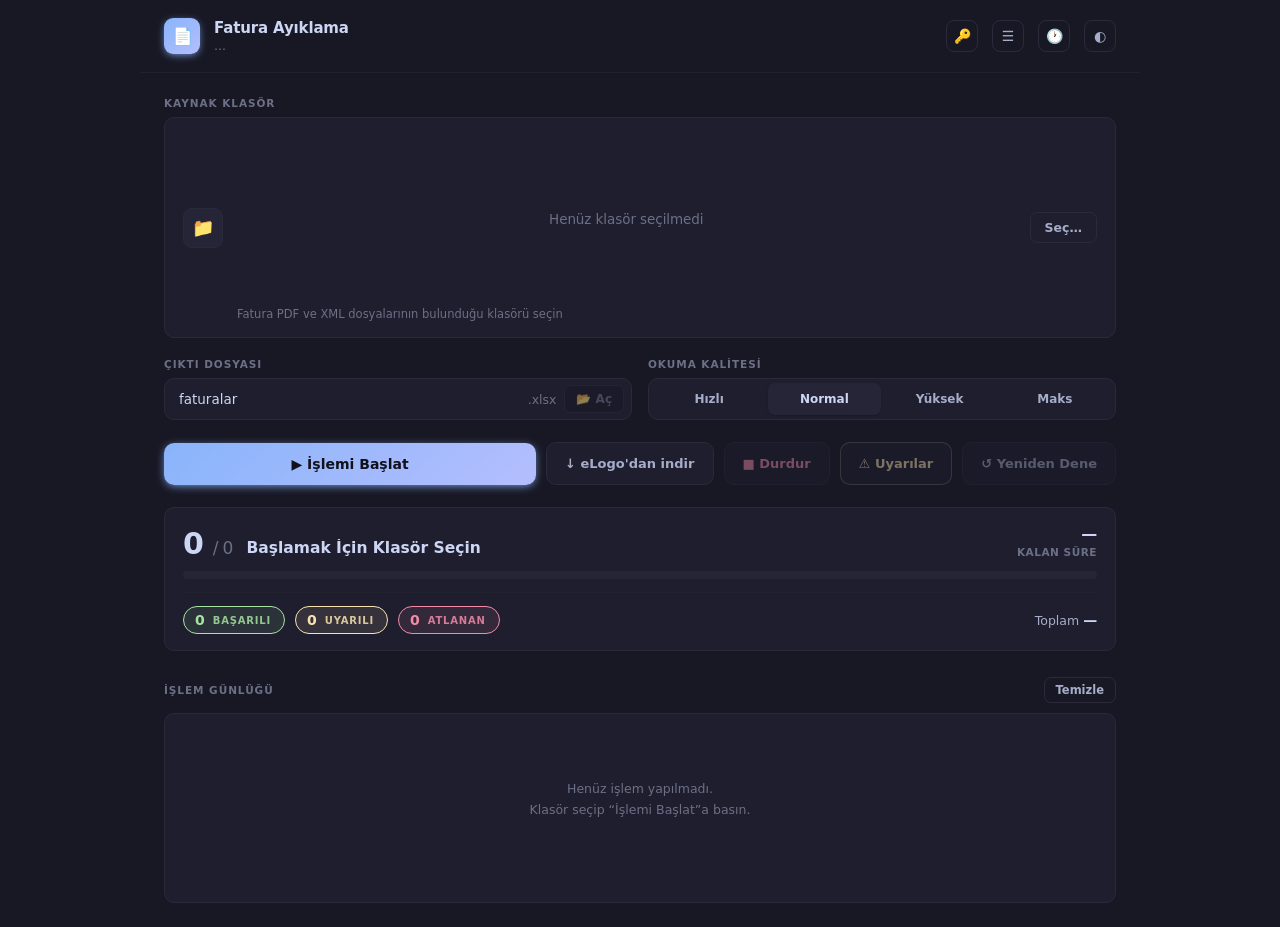
<file: web/index.html>
<!DOCTYPE html>
<html lang="tr" data-tema="mocha">
<head>
<meta charset="utf-8">
<title>Fatura Ayıklama</title>
<link rel="stylesheet" href="tema.css">
<link rel="stylesheet" href="style.css">
</head>
<body>
<div class="app" id="anaEkran">

  <div class="top">
    <div class="logo">📄</div>
    <div style="min-width:0">
      <h1>Fatura Ayıklama</h1>
      <div class="sub" id="apiDurum">…</div>
    </div>
    <div class="sp"></div>
    <button class="ico-btn" id="btnKey" title="API anahtarı">🔑</button>
    <button class="ico-btn" id="btnAlanlar" title="Alanlar">☰</button>
    <button class="ico-btn" id="btnGecmis" title="Geçmiş">🕐</button>
    <div class="tema-wrap" id="temaWrap">
      <button class="ico-btn" id="btnTema" title="Tema">◐</button>
    </div>
  </div>

  <div class="body">

    <span class="lbl">Kaynak klasör</span>
    <div class="drop" id="klasorKart">
      <div class="ic">📁</div>
      <div class="g">
        <div class="path bos" id="klasorYol">Henüz klasör seçilmedi</div>
        <div class="meta" id="klasorMeta">Fatura PDF ve XML dosyalarının bulunduğu klasörü seçin</div>
      </div>
      <button class="btn-ghost" id="btnKlasor">Seç…</button>
    </div>

    <div class="row2">
      <div>
        <span class="lbl">Çıktı dosyası</span>
        <div class="field">
          <input id="ciktiAd" value="faturalar" spellcheck="false">
          <span class="suffix">.xlsx</span>
          <button class="in-btn" id="btnExcel" disabled>📂 Aç</button>
        </div>
      </div>
      <div>
        <span class="lbl">Okuma kalitesi</span>
        <div class="seg" id="kaliteSeg">
          <button data-k="1.0">Hızlı</button>
          <button data-k="1.5" class="on">Normal</button>
          <button data-k="2.0">Yüksek</button>
          <button data-k="3.0">Maks</button>
        </div>
      </div>
    </div>

    <div class="actions">
      <button class="btn-primary" id="btnBasla">▶ İşlemi Başlat</button>
      <button class="btn-sec" id="btnElogo">↓ eLogo'dan indir</button>
      <button class="btn-sec err" id="btnDurdur" disabled>■ Durdur</button>
      <button class="btn-sec warn" id="btnUyari" disabled>⚠ Uyarılar</button>
      <button class="btn-sec" id="btnRetry" disabled>↺ Yeniden Dene</button>
    </div>

    <div class="status">
      <div class="st-top">
        <div class="st-count" id="stSayi">0 <span class="of">/ 0</span></div>
        <div class="st-what" id="stNe">Başlamak İçin Klasör Seçin</div>
        <div class="sp"></div>
        <div class="st-eta">
          <div class="v" id="stEta">—</div>
          <div class="k">kalan süre</div>
        </div>
      </div>
      <div class="st-ucan" id="stUcan" hidden></div>
      <div class="track"><div class="fill" id="stFill"></div></div>
      <div class="st-break">
        <span class="st-b ok"><b id="stOk">0</b><span class="k">Başarılı</span></span>
        <span class="st-b warn"><b id="stWarn">0</b><span class="k">Uyarılı</span></span>
        <span class="st-b err"><b id="stErr">0</b><span class="k">Atlanan</span></span>
        <div class="sp"></div>
        <span class="st-sum">Toplam <b id="stTutar">—</b></span>
      </div>
    </div>

    <div class="log-head">
      <span class="lbl">İşlem günlüğü</span>
      <button class="btn-ghost" id="btnTemizle" style="padding:5px 11px;font-size:11.5px">Temizle</button>
    </div>
    <div class="feed" id="feed">
      <div class="bos">Henüz işlem yapılmadı.<br>Klasör seçip “İşlemi Başlat”a basın.</div>
    </div>

  </div>
</div>

<!-- ═══ GÖZDEN GEÇİRME EKRANI ═══ -->
<div class="rv" id="review" hidden>
  <div class="top">
    <div style="min-width:0">
      <h1>Faturaları Gözden Geçir</h1>
      <div class="sub" id="rvAlt">Onaylayana kadar Excel'e hiçbir şey yazılmaz</div>
      <div class="sub rv-sema" id="rvSema" hidden></div>
    </div>
    <div class="sp"></div>
    <div class="pill ok" id="rvTemiz">✓ 0 temiz</div>
    <div class="pill warn" id="rvUyarili" hidden>⚠ 0 kontrol edilmeli</div>
  </div>

  <div class="cols">
    <div class="col">
      <div class="col-head">
        <span class="lbl" id="rvSayi">0 yeni fatura</span>
        <div class="sp"></div>
        <button class="btn-ghost" id="rvSuzge" style="padding:4px 9px;font-size:11px">⚠ Sadece uyarılı</button>
      </div>
      <div class="list" id="rvListe"></div>
    </div>

    <div class="col">
      <div class="col-head">
        <span class="lbl">Düzenle</span>
        <div class="sp"></div>
        <span class="dar-not">önizleme için pencereyi genişletin</span>
      </div>
      <div class="rvform" id="rvForm"></div>
    </div>

    <div class="col pv-col">
      <div class="col-head">
        <span class="lbl">Kaynak belge</span>
        <div class="sp"></div>
        <span class="fn" id="rvDosya"></span>
      </div>
      <div class="pv" id="rvPv"><div class="yok">Fatura seçin</div></div>
      <div class="pv-bar">
        <button class="zbtn" id="rvZoomEksi">−</button>
        <button class="zbtn" id="rvZoomArti">+</button>
        <span class="pg" id="rvZoom">%100</span>
        <span class="vurgu-not" id="rvVurguNot" hidden></span>
        <div class="sp"></div>
        <button class="zbtn" id="rvOnceki">◀</button>
        <span class="pg" id="rvSayfa">— / —</span>
        <button class="zbtn" id="rvSonraki">▶</button>
        <div class="sp"></div>
        <button class="btn-ghost" id="rvDisAc" style="padding:6px 10px;font-size:11.5px">↗ Dışarıda aç</button>
      </div>
    </div>
  </div>

  <div class="bottom">
    <label class="chk"><input type="checkbox" id="rvHaric"> Bu faturayı hariç tut</label>
    <div class="sep"></div>
    <button class="btn-ghost warn" id="rvGeriUyari">◀ Önceki uyarı</button>
    <button class="btn-ghost warn" id="rvIleriUyari">Sonraki uyarı ▶</button>
    <span class="sayac kisayol">Alt+↑↓ satır · Alt+H hariç · Ctrl+Enter onay</span>
    <div class="sp"></div>
    <span class="sayac" id="rvYazilacak"></span>
    <button class="btn-sec err" id="rvIptal">İptal</button>
    <button class="btn-primary" id="rvOnayla">Onayla ve Excel'e Yaz</button>
  </div>
</div>

<!-- ═══ ALAN (ŞEMA) EDİTÖRÜ ═══ -->
<div class="rv" id="editor" hidden>
  <div class="top">
    <div style="min-width:0">
      <h1>Alanlar</h1>
      <div class="sub">Faturadan hangi bilgilerin çıkarılacağı · Kaydet'e basana kadar hiçbir değişiklik geçerli olmaz</div>
      <div class="sub ed-dosya" id="edDosyaHata" hidden></div>
    </div>
  </div>

  <div class="cols ed-cols">
    <div class="col">
      <div class="col-head">
        <span class="lbl" id="edSayi">0 alan</span>
        <div class="sp"></div>
        <button class="btn-ghost" id="edEkle" style="padding:4px 9px;font-size:11px">+ Alan ekle</button>
      </div>
      <div class="list" id="edListe"></div>
    </div>

    <div class="col">
      <div class="col-head">
        <span class="lbl">Alan ayrıntısı</span>
        <div class="sp"></div>
        <button class="zbtn" id="edYukari" title="Yukarı taşı">▲</button>
        <button class="zbtn" id="edAsagi" title="Aşağı taşı">▼</button>
      </div>
      <div class="rvform" id="edForm"></div>
    </div>
  </div>

  <div class="bottom">
    <span class="ed-durum" id="edDurum"></span>
    <div class="sp"></div>
    <!-- Alt çubukta, alan kolonunda değil: deneme seçili alanı değil tüm kayıtlı şemayı sınar -->
    <button class="btn-sec" id="edDene" title="Kayıtlı alanlarla tek bir faturayı okur; Excel'e yazmaz">Bir faturada dene…</button>
    <button class="btn-sec" id="edKapat">Vazgeç</button>
    <button class="btn-primary" id="edKaydet">Kaydet</button>
  </div>
</div>

<script src="tema.js"></script>
<script src="app.js"></script>
<script src="review.js"></script>
<script src="editor.js"></script>
</body>
</html>
</file>
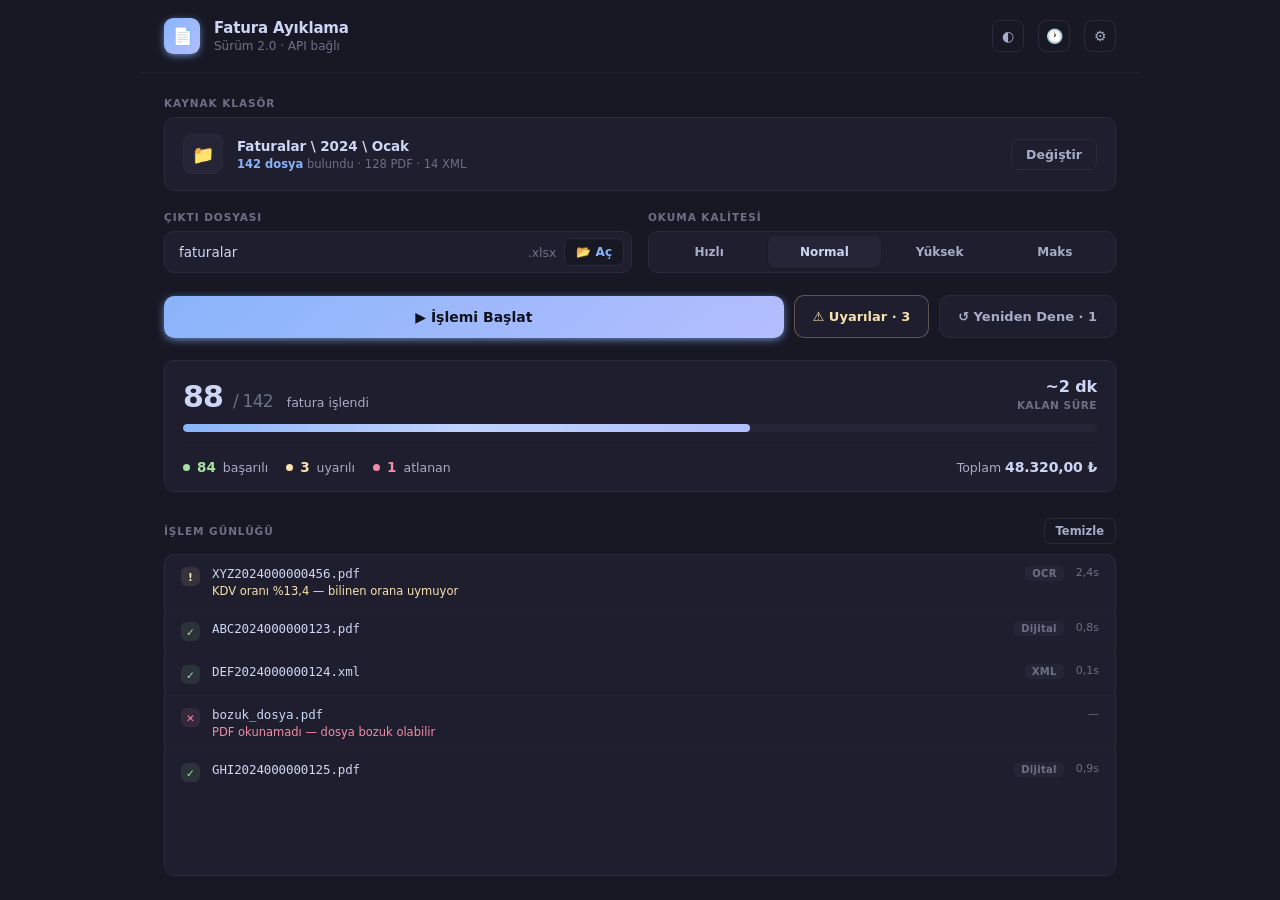
<file: docs/mockup/a-webview.html>
<!DOCTYPE html>
<html lang="tr" data-tema="mocha">
<head>
<meta charset="utf-8">
<title>Mockup A — pywebview (boyutlandırılabilir)</title>
<link rel="stylesheet" href="tema.css">
<style>
/* ═══ TASARIM SİSTEMİ ═══════════════════════════════════════════
   8px ızgara · tek vurgu rengi · renkler tema.css'ten gelir
   ═══════════════════════════════════════════════════════════════ */
:root{--r:10px;--r-lg:14px}
*{box-sizing:border-box;margin:0;padding:0}
html,body{height:100%}
body{
  font-family:"Segoe UI Variable Display","Segoe UI",system-ui,sans-serif;
  background:var(--panel); color:var(--tx);
  -webkit-font-smoothing:antialiased; overflow-y:auto;
}
/* Pencere = viewport; içerik ortalanır ama okunabilir genişlikte kalır.
   Form 1500px'e yayılırsa okumak zorlaşır, o yüzden üst sınır var. */
.app{
  width:100%; max-width:1000px; margin:0 auto; min-height:100%;
  background:var(--panel); display:flex; flex-direction:column;
}

/* ═══ BAŞLIK ═══ */
.top{
  display:flex; align-items:center; gap:14px;
  padding:18px 24px; border-bottom:1px solid var(--line-soft);
}
.logo{
  width:36px;height:36px;border-radius:9px; flex-shrink:0;
  background:linear-gradient(140deg,var(--accent),var(--accent-2));
  display:grid;place-items:center; font-size:17px;
  box-shadow:0 2px 8px -2px var(--accent);
}
.top h1{font-size:15px;font-weight:600;letter-spacing:-.01em;line-height:1.3}
.top .sub{font-size:12px;color:var(--dim);margin-top:1px}
.top .sp{flex:1}
.ico-btn{
  width:32px;height:32px;border:1px solid var(--line);border-radius:8px;
  background:transparent;color:var(--sub);cursor:pointer;font-size:14px;
  display:grid;place-items:center;transition:.15s;
}
.ico-btn:hover{background:var(--raised);color:var(--tx);border-color:var(--accent)}

/* ═══ GÖVDE ═══
   Dikey esneme: fazla yüksekliği günlük emer, üstteki ayarlar sabit kalır. */
.body{padding:24px;flex:1;display:flex;flex-direction:column;min-height:0}
.body>*:not(.feed){flex-shrink:0}   /* ayarlar ezilmesin, sadece günlük esnesin */
.lbl{
  font-size:10.5px;font-weight:650;letter-spacing:.09em;text-transform:uppercase;
  color:var(--dim); margin-bottom:8px; display:block;
}

/* Klasör kartı */
.drop{
  display:flex;align-items:center;gap:14px;
  background:var(--card);border:1px solid var(--line);border-radius:var(--r);
  padding:16px 18px; cursor:pointer; transition:.18s;
}
.drop:hover{border-color:var(--accent);background:var(--raised)}
.drop .ic{
  width:40px;height:40px;border-radius:9px;background:var(--raised);
  display:grid;place-items:center;font-size:18px;flex-shrink:0;
  border:1px solid var(--line);
}
.drop .path{font-size:13.5px;font-weight:550;letter-spacing:-.005em}
.drop .meta{font-size:11.5px;color:var(--dim);margin-top:3px}
.drop .meta b{color:var(--accent);font-weight:600}
.btn-ghost{
  border:1px solid var(--line);background:transparent;color:var(--sub);
  padding:7px 14px;border-radius:7px;font-size:12.5px;font-weight:550;
  cursor:pointer;transition:.15s;font-family:inherit;
}
.btn-ghost:hover{background:var(--raised);color:var(--tx);border-color:var(--accent)}

/* Ayar satırı */
/* Esnek ızgaralar: pencere daralınca kendiliğinden alt alta iner */
.row2{display:grid;grid-template-columns:repeat(auto-fit,minmax(250px,1fr));
      gap:16px;margin-top:20px}
.field{
  display:flex;align-items:center;background:var(--card);
  border:1px solid var(--line);border-radius:var(--r);
  padding:0 4px 0 14px;height:42px;transition:.15s;
}
.field:focus-within{border-color:var(--accent);box-shadow:0 0 0 3px rgba(137,180,250,.10)}
.field input{
  flex:1;background:none;border:0;outline:0;color:var(--tx);
  font-size:13.5px;font-family:inherit;height:100%;
}
.field .suffix{font-size:12.5px;color:var(--dim);padding-right:8px}
/* Alan içi eylem: dosyayı açan buton, dosyanın adının yanında durur */
.in-btn{border:1px solid var(--line);background:var(--panel);color:var(--accent);
  padding:6px 11px;border-radius:7px;font-size:12px;font-weight:600;cursor:pointer;
  font-family:inherit;transition:.15s;white-space:nowrap;margin-right:3px}
.in-btn:hover{background:var(--raised)}
.in-btn:disabled{color:var(--dim);cursor:default;background:var(--panel);opacity:.55}
.seg{display:flex;gap:3px;background:var(--card);border:1px solid var(--line);
     border-radius:var(--r);padding:4px;height:42px}
.seg button{
  flex:1;border:0;background:none;color:var(--sub);border-radius:7px;
  font-size:12px;font-weight:550;cursor:pointer;font-family:inherit;transition:.15s;
}
.seg button:hover{color:var(--tx)}
.seg button.on{background:var(--raised);color:var(--tx);box-shadow:0 1px 2px rgba(0,0,0,.2)}

/* Eylem */
.actions{display:flex;gap:10px;align-items:center;margin-top:22px;flex-wrap:wrap}
.btn-primary{
  flex:1;min-width:190px;border:0;border-radius:var(--r);cursor:pointer;font-family:inherit;
  background:linear-gradient(140deg,var(--accent),var(--accent-2));
  color:var(--on-accent);font-size:14px;font-weight:650;padding:13px;
  box-shadow:0 2px 10px -2px var(--accent); transition:.15s;
  display:flex;align-items:center;justify-content:center;gap:9px;
}
.btn-primary:hover{filter:brightness(1.08);transform:translateY(-1px)}
.btn-primary:active{transform:translateY(0)}
.btn-sec{
  border:1px solid var(--line);background:var(--card);color:var(--sub);
  padding:13px 18px;border-radius:var(--r);font-size:13px;font-weight:550;
  cursor:pointer;font-family:inherit;transition:.15s;
}
.btn-sec:hover{background:var(--raised);color:var(--tx);border-color:var(--accent)}
.btn-sec.warn{color:var(--warn);border-color:rgba(249,226,175,.28)}
.btn-sec.warn:hover{background:var(--warn-bg);border-color:var(--warn)}

/* ═══ DURUM KARTI ═══
   İlerleme + özet tek blokta: "neredeyim" sorusunun tek cevabı. */
.status{background:var(--card);border:1px solid var(--line);border-radius:var(--r);
        padding:16px 18px;margin-top:22px}
.st-top{display:flex;align-items:flex-end;gap:14px;margin-bottom:12px;flex-wrap:wrap}
.st-count{font-size:30px;font-weight:660;letter-spacing:-.025em;line-height:1;
          font-variant-numeric:tabular-nums}
.st-count .of{font-size:17px;font-weight:500;color:var(--dim)}
.st-what{font-size:12.5px;color:var(--sub);padding-bottom:2px}
.st-top .sp{flex:1}
.st-eta{text-align:right;padding-bottom:1px}
.st-eta .v{font-size:16px;font-weight:600;font-variant-numeric:tabular-nums;
           letter-spacing:-.01em}
.st-eta .k{font-size:10.5px;color:var(--dim);letter-spacing:.05em;
           text-transform:uppercase;font-weight:600;margin-top:3px}
.track{height:8px;background:var(--raised);border-radius:99px;overflow:hidden}
.fill{
  height:100%;width:62%;border-radius:99px;
  background:linear-gradient(90deg,var(--accent),var(--accent-2));
  position:relative;overflow:hidden;
}
.fill::after{
  content:"";position:absolute;inset:0;
  background:linear-gradient(90deg,transparent,rgba(255,255,255,.35),transparent);
  animation:shine 1.6s infinite;
}
@keyframes shine{from{transform:translateX(-100%)}to{transform:translateX(100%)}}

/* Kırılım satırı — durum kartının altında */
.st-break{display:flex;gap:18px;align-items:center;flex-wrap:wrap;margin-top:13px;
          padding-top:13px;border-top:1px solid var(--line-soft)}
.st-b{display:flex;align-items:center;gap:7px;font-size:12.5px;color:var(--sub)}
.st-b b{font-weight:650;font-variant-numeric:tabular-nums;font-size:13.5px}
.st-b .d{width:7px;height:7px;border-radius:99px;flex-shrink:0}
.st-b.ok .d{background:var(--ok)} .st-b.ok b{color:var(--ok)}
.st-b.warn .d{background:var(--warn)} .st-b.warn b{color:var(--warn)}
.st-b.err .d{background:var(--err)} .st-b.err b{color:var(--err)}
.st-break .sp{flex:1}
.st-sum{font-size:12.5px;color:var(--sub)}
.st-sum b{font-size:14px;font-weight:650;color:var(--tx);
          font-variant-numeric:tabular-nums;letter-spacing:-.01em}

/* Günlük */
.log-head{display:flex;align-items:center;justify-content:space-between;
          margin:26px 0 10px}
.feed{
  background:var(--card);border:1px solid var(--line);border-radius:var(--r);
  flex:1;min-height:190px;overflow-y:auto;
}
.feed::-webkit-scrollbar{width:10px}
.feed::-webkit-scrollbar-thumb{background:var(--line);border-radius:99px;
  border:3px solid var(--card)}
.item{display:flex;gap:12px;align-items:flex-start;padding:11px 16px;
      border-bottom:1px solid var(--line-soft);font-size:13px}
.item:last-child{border-bottom:0}
.item .dot{
  width:19px;height:19px;border-radius:6px;flex-shrink:0;margin-top:1px;
  display:grid;place-items:center;font-size:10.5px;font-weight:700;
}
.item.ok .dot{background:var(--ok-bg);color:var(--ok)}
.item.warn .dot{background:var(--warn-bg);color:var(--warn)}
.item.err .dot{background:var(--err-bg);color:var(--err)}
.item .nm{font-family:"Cascadia Mono",Consolas,monospace;font-size:12.5px;
          letter-spacing:-.01em}
.item .note{font-size:11.5px;margin-top:3px}
.item.warn .note{color:var(--warn)} .item.err .note{color:var(--err)}
.item .grow{flex:1;min-width:0}
.tag{font-size:10px;font-weight:650;padding:2px 7px;border-radius:5px;
     background:var(--raised);color:var(--dim);letter-spacing:.03em;flex-shrink:0}
.time{font-size:11px;color:var(--dim);font-variant-numeric:tabular-nums;flex-shrink:0}
</style>
</head>
<body>
<div class="app">

  <div class="top">
    <div class="logo">📄</div>
    <div>
      <h1>Fatura Ayıklama</h1>
      <div class="sub">Sürüm 2.0 · API bağlı</div>
    </div>
    <div class="sp"></div>
    <div class="tema-wrap" id="tw">
      <button class="ico-btn" id="tb" title="Tema">◐</button>
    </div>
    <button class="ico-btn" title="Geçmiş">🕐</button>
    <button class="ico-btn" title="Ayarlar">⚙</button>
  </div>

  <div class="body">

    <span class="lbl">Kaynak klasör</span>
    <div class="drop">
      <div class="ic">📁</div>
      <div class="grow" style="flex:1">
        <div class="path">Faturalar \ 2024 \ Ocak</div>
        <div class="meta"><b>142 dosya</b> bulundu · 128 PDF · 14 XML</div>
      </div>
      <button class="btn-ghost">Değiştir</button>
    </div>

    <div class="row2">
      <div>
        <span class="lbl">Çıktı dosyası</span>
        <div class="field">
          <input value="faturalar" spellcheck="false">
          <span class="suffix">.xlsx</span>
          <button class="in-btn">📂 Aç</button>
        </div>
      </div>
      <div>
        <span class="lbl">Okuma kalitesi</span>
        <div class="seg">
          <button>Hızlı</button>
          <button class="on">Normal</button>
          <button>Yüksek</button>
          <button>Maks</button>
        </div>
      </div>
    </div>

    <div class="actions">
      <button class="btn-primary">▶ İşlemi Başlat</button>
      <button class="btn-sec warn">⚠ Uyarılar · 3</button>
      <button class="btn-sec">↺ Yeniden Dene · 1</button>
    </div>

    <div class="status">
      <div class="st-top">
        <div class="st-count">88 <span class="of">/ 142</span></div>
        <div class="st-what">fatura işlendi</div>
        <div class="sp"></div>
        <div class="st-eta">
          <div class="v">~2 dk</div>
          <div class="k">kalan süre</div>
        </div>
      </div>
      <div class="track"><div class="fill"></div></div>
      <div class="st-break">
        <span class="st-b ok"><span class="d"></span><b>84</b> başarılı</span>
        <span class="st-b warn"><span class="d"></span><b>3</b> uyarılı</span>
        <span class="st-b err"><span class="d"></span><b>1</b> atlanan</span>
        <div class="sp"></div>
        <span class="st-sum">Toplam <b>48.320,00 ₺</b></span>
      </div>
    </div>

    <div class="log-head">
      <span class="lbl" style="margin:0">İşlem günlüğü</span>
      <button class="btn-ghost" style="padding:5px 11px;font-size:11.5px">Temizle</button>
    </div>
    <div class="feed">
      <div class="item warn">
        <div class="dot">!</div>
        <div class="grow">
          <div class="nm">XYZ2024000000456.pdf</div>
          <div class="note">KDV oranı %13,4 — bilinen orana uymuyor</div>
        </div>
        <span class="tag">OCR</span><span class="time">2,4s</span>
      </div>
      <div class="item ok">
        <div class="dot">✓</div>
        <div class="grow"><div class="nm">ABC2024000000123.pdf</div></div>
        <span class="tag">Dijital</span><span class="time">0,8s</span>
      </div>
      <div class="item ok">
        <div class="dot">✓</div>
        <div class="grow"><div class="nm">DEF2024000000124.xml</div></div>
        <span class="tag">XML</span><span class="time">0,1s</span>
      </div>
      <div class="item err">
        <div class="dot">✕</div>
        <div class="grow">
          <div class="nm">bozuk_dosya.pdf</div>
          <div class="note">PDF okunamadı — dosya bozuk olabilir</div>
        </div>
        <span class="time">—</span>
      </div>
      <div class="item ok">
        <div class="dot">✓</div>
        <div class="grow"><div class="nm">GHI2024000000125.pdf</div></div>
        <span class="tag">Dijital</span><span class="time">0,9s</span>
      </div>
    </div>

  </div>
</div>

<script src="tema.js"></script>
<script>temaKur("tb", "tw");</script>
</body>
</html>
</file>
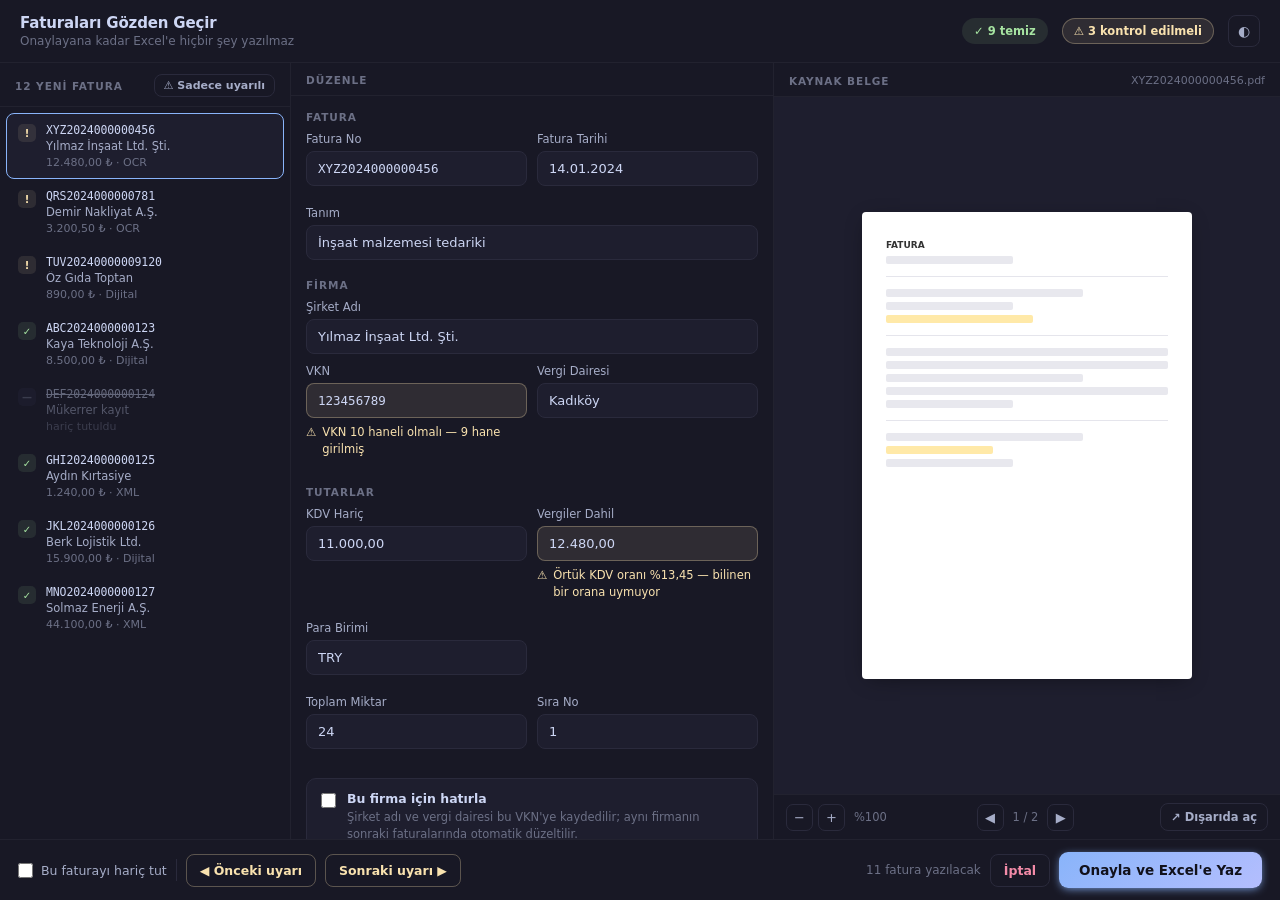
<file: docs/mockup/a2-review.html>
<!DOCTYPE html>
<html lang="tr" data-tema="mocha">
<head>
<meta charset="utf-8">
<title>Mockup A2 — Gözden Geçirme (boyutlandırılabilir)</title>
<link rel="stylesheet" href="tema.css">
<style>
:root{--r:10px;--r-lg:14px}
*{box-sizing:border-box;margin:0;padding:0}
html,body{height:100%}
body{
  font-family:"Segoe UI Variable Display","Segoe UI",system-ui,sans-serif;
  background:var(--bg);color:var(--tx);-webkit-font-smoothing:antialiased;
  overflow:hidden;
}
/* Pencere = viewport. Boyutlandırınca içerik uyum sağlar. */
.app{height:100%;width:100%;background:var(--panel);
     display:flex;flex-direction:column}

/* ═══ ÜST ŞERİT ═══ */
.top{display:flex;align-items:center;gap:14px;padding:14px 20px;
     border-bottom:1px solid var(--line-soft);flex-shrink:0}
.top h1{font-size:15px;font-weight:600;letter-spacing:-.01em}
.top .sub{font-size:12px;color:var(--dim);margin-top:2px}
.top .sp{flex:1}
.pill{font-size:11.5px;font-weight:600;padding:5px 11px;border-radius:99px;
      white-space:nowrap}
.pill.warn{background:var(--warn-bg);color:var(--warn);border:1px solid var(--warn-line)}
.pill.ok{background:var(--ok-bg);color:var(--ok);border:1px solid transparent}
.ico-btn{width:32px;height:32px;border:1px solid var(--line);border-radius:8px;
  background:transparent;color:var(--sub);cursor:pointer;font-size:14px;
  display:grid;place-items:center;transition:.15s;flex-shrink:0}
.ico-btn:hover{background:var(--raised);color:var(--tx);border-color:var(--accent)}

/* ═══ ESNEK 3 SÜTUN ═══
   min-width'ler sayesinde pencere daralınca sütunlar ezilmez.        */
.cols{flex:1;display:grid;min-height:0;
      grid-template-columns:minmax(230px,290px) minmax(340px,1fr) minmax(300px,1.05fr)}
.col{min-height:0;min-width:0;display:flex;flex-direction:column}
.col+.col{border-left:1px solid var(--line-soft)}
.col-head{padding:11px 15px 9px;display:flex;align-items:center;gap:8px;
          border-bottom:1px solid var(--line-soft);flex-shrink:0}
.lbl{font-size:10.5px;font-weight:650;letter-spacing:.09em;text-transform:uppercase;
     color:var(--dim)}
.col-head .sp{flex:1}
.col-head .fn{font-size:11px;color:var(--dim);overflow:hidden;
              text-overflow:ellipsis;white-space:nowrap}

/* Dar pencerede önizleme kapanır, iki sütun kalır */
@media (max-width:1020px){
  .cols{grid-template-columns:minmax(210px,260px) 1fr}
  .col.pv-col{display:none}
  .dar-not{display:inline}
}
.dar-not{display:none;font-size:11px;color:var(--dim)}

/* ── Fatura listesi ── */
.list{overflow-y:auto;flex:1;padding:6px}
.list::-webkit-scrollbar{width:10px}
.list::-webkit-scrollbar-thumb{background:var(--line);border-radius:99px;
  border:3px solid var(--panel)}
.row{padding:9px 11px;border-radius:8px;cursor:pointer;display:flex;
     gap:10px;align-items:flex-start;border:1px solid transparent;transition:.13s}
.row:hover{background:var(--card)}
.row.on{background:var(--card);border-color:var(--accent)}
.row .mk{width:18px;height:18px;border-radius:5px;flex-shrink:0;margin-top:1px;
         display:grid;place-items:center;font-size:10px;font-weight:700;
         background:var(--ok-bg);color:var(--ok)}
.row.w .mk{background:var(--warn-bg);color:var(--warn)}
.row .g{flex:1;min-width:0}
.row .no{font-family:"Cascadia Mono",Consolas,monospace;font-size:11.5px;
         letter-spacing:-.01em;white-space:nowrap;overflow:hidden;text-overflow:ellipsis}
.row .co{font-size:11.5px;color:var(--sub);margin-top:2px;
         white-space:nowrap;overflow:hidden;text-overflow:ellipsis}
.row .am{font-size:11px;color:var(--dim);margin-top:3px;font-variant-numeric:tabular-nums}
.row.ex{opacity:.42}
.row.ex .no{text-decoration:line-through}
.row.ex .mk{background:var(--raised);color:var(--dim)}

/* ── Form ── */
.form{overflow-y:auto;flex:1;padding:15px}
.form::-webkit-scrollbar{width:10px}
.form::-webkit-scrollbar-thumb{background:var(--line);border-radius:99px;
  border:3px solid var(--panel)}
.grp{margin-bottom:19px}
.grp>.lbl{display:block;margin-bottom:9px}
.f{margin-bottom:10px;min-width:0}
.f>span{display:block;font-size:11.5px;color:var(--sub);margin-bottom:5px;font-weight:500}
.f input{width:100%;background:var(--card);border:1px solid var(--line);
  border-radius:8px;padding:9px 11px;color:var(--tx);font-size:13px;
  font-family:inherit;outline:0;transition:.15s;min-width:0}
.f input:focus{border-color:var(--accent);box-shadow:0 0 0 3px var(--focus)}
.f.bad input{border-color:var(--warn-line);background:var(--warn-bg)}
.f .msg{display:flex;gap:6px;align-items:flex-start;font-size:11.5px;
        color:var(--warn);margin-top:6px;line-height:1.45}
/* Esnek ızgara: dar pencerede kendiliğinden tek sütuna iner */
.fg{display:grid;gap:10px;grid-template-columns:repeat(auto-fit,minmax(148px,1fr))}
.mono input{font-family:"Cascadia Mono",Consolas,monospace;font-size:12.5px}

.learn{background:var(--card);border:1px solid var(--line);border-radius:var(--r);
       padding:12px 14px;display:flex;gap:11px;align-items:flex-start;margin-top:4px}
.learn input{margin-top:2px;accent-color:var(--accent);width:15px;height:15px;
             cursor:pointer;flex-shrink:0}
.learn .t{font-size:12.5px;font-weight:550}
.learn .d{font-size:11.5px;color:var(--dim);margin-top:3px;line-height:1.5}

/* ── Önizleme ── */
.pv{flex:1;background:var(--card);overflow:auto;display:grid;place-items:center;
    padding:14px}
.pv::-webkit-scrollbar{width:10px}
.pv::-webkit-scrollbar-thumb{background:var(--line);border-radius:99px;
  border:3px solid var(--card)}
.page{width:min(330px,90%);aspect-ratio:1/1.414;background:#fff;border-radius:4px;
      box-shadow:0 4px 20px -6px rgba(0,0,0,.45);padding:26px 24px;color:#333;
      font-size:7px;line-height:1.7;flex-shrink:0}
.page .ph{height:8px;background:#e8e8ee;border-radius:2px;margin-bottom:5px}
.page .ph.s{width:45%} .page .ph.m{width:70%} .page .ph.hl{background:#ffe9a8}
.page hr{border:0;border-top:1px solid #e5e5ec;margin:12px 0}
.pv-bar{display:flex;align-items:center;gap:5px;padding:8px 12px;
        border-top:1px solid var(--line-soft);flex-shrink:0;flex-wrap:wrap}
.pv-bar .sp{flex:1}
.zbtn{width:27px;height:27px;border:1px solid var(--line);border-radius:7px;
      background:transparent;color:var(--sub);cursor:pointer;font-size:13px;
      display:grid;place-items:center;transition:.15s;font-family:inherit;flex-shrink:0}
.zbtn:hover{background:var(--raised);color:var(--tx)}
.pv-bar .pg{font-size:11.5px;color:var(--dim);padding:0 4px;
            font-variant-numeric:tabular-nums;white-space:nowrap}

/* ═══ ALT ÇUBUK ═══ */
.bottom{display:flex;align-items:center;gap:9px;padding:12px 18px;
        border-top:1px solid var(--line-soft);flex-shrink:0;flex-wrap:wrap}
.bottom .sp{flex:1}
.chk{display:flex;align-items:center;gap:8px;font-size:12.5px;color:var(--sub);
     cursor:pointer;user-select:none;white-space:nowrap}
.chk input{accent-color:var(--err);width:15px;height:15px;cursor:pointer}
.btn-ghost{border:1px solid var(--line);background:transparent;color:var(--sub);
  padding:8px 13px;border-radius:8px;font-size:12.5px;font-weight:550;
  cursor:pointer;transition:.15s;font-family:inherit;white-space:nowrap}
.btn-ghost:hover{background:var(--raised);color:var(--tx);border-color:var(--accent)}
.btn-ghost.warn{color:var(--warn);border-color:var(--warn-line)}
.btn-ghost.warn:hover{background:var(--warn-bg);border-color:var(--warn)}
.btn-ghost.err{color:var(--err)}
.btn-ghost.err:hover{background:var(--err-bg);border-color:var(--err)}
.btn-primary{border:0;border-radius:9px;cursor:pointer;font-family:inherit;
  background:linear-gradient(140deg,var(--accent),var(--accent-2));
  color:var(--on-accent);font-size:13.5px;font-weight:650;padding:10px 20px;
  box-shadow:0 2px 10px -2px var(--accent);transition:.15s;white-space:nowrap}
.btn-primary:hover{filter:brightness(1.08);transform:translateY(-1px)}
.sep{width:1px;height:22px;background:var(--line)}
</style>
</head>
<body>
<div class="app">

  <div class="top">
    <div style="min-width:0">
      <h1>Faturaları Gözden Geçir</h1>
      <div class="sub">Onaylayana kadar Excel'e hiçbir şey yazılmaz</div>
    </div>
    <div class="sp"></div>
    <div class="pill ok">✓ 9 temiz</div>
    <div class="pill warn">⚠ 3 kontrol edilmeli</div>
    <div class="tema-wrap" id="tw">
      <button class="ico-btn" id="tb" title="Tema">◐</button>
    </div>
  </div>

  <div class="cols">

    <!-- ─── liste ─── -->
    <div class="col">
      <div class="col-head">
        <span class="lbl">12 yeni fatura</span>
        <div class="sp"></div>
        <button class="btn-ghost" style="padding:4px 9px;font-size:11px">⚠ Sadece uyarılı</button>
      </div>
      <div class="list">
        <div class="row w on" onclick="sec(this)">
          <div class="mk">!</div>
          <div class="g"><div class="no">XYZ2024000000456</div>
            <div class="co">Yılmaz İnşaat Ltd. Şti.</div>
            <div class="am">12.480,00 ₺ · OCR</div></div>
        </div>
        <div class="row w" onclick="sec(this)">
          <div class="mk">!</div>
          <div class="g"><div class="no">QRS2024000000781</div>
            <div class="co">Demir Nakliyat A.Ş.</div>
            <div class="am">3.200,50 ₺ · OCR</div></div>
        </div>
        <div class="row w" onclick="sec(this)">
          <div class="mk">!</div>
          <div class="g"><div class="no">TUV20240000009120</div>
            <div class="co">Öz Gıda Toptan</div>
            <div class="am">890,00 ₺ · Dijital</div></div>
        </div>
        <div class="row" onclick="sec(this)">
          <div class="mk">✓</div>
          <div class="g"><div class="no">ABC2024000000123</div>
            <div class="co">Kaya Teknoloji A.Ş.</div>
            <div class="am">8.500,00 ₺ · Dijital</div></div>
        </div>
        <div class="row ex" onclick="sec(this)">
          <div class="mk">—</div>
          <div class="g"><div class="no">DEF2024000000124</div>
            <div class="co">Mükerrer kayıt</div>
            <div class="am">hariç tutuldu</div></div>
        </div>
        <div class="row" onclick="sec(this)">
          <div class="mk">✓</div>
          <div class="g"><div class="no">GHI2024000000125</div>
            <div class="co">Aydın Kırtasiye</div>
            <div class="am">1.240,00 ₺ · XML</div></div>
        </div>
        <div class="row" onclick="sec(this)">
          <div class="mk">✓</div>
          <div class="g"><div class="no">JKL2024000000126</div>
            <div class="co">Berk Lojistik Ltd.</div>
            <div class="am">15.900,00 ₺ · Dijital</div></div>
        </div>
        <div class="row" onclick="sec(this)">
          <div class="mk">✓</div>
          <div class="g"><div class="no">MNO2024000000127</div>
            <div class="co">Solmaz Enerji A.Ş.</div>
            <div class="am">44.100,00 ₺ · XML</div></div>
        </div>
      </div>
    </div>

    <!-- ─── düzenleme ─── -->
    <div class="col">
      <div class="col-head">
        <span class="lbl">Düzenle</span>
        <div class="sp"></div>
        <span class="dar-not">önizleme için pencereyi genişletin</span>
      </div>
      <div class="form">

        <div class="grp">
          <span class="lbl">Fatura</span>
          <div class="fg">
            <div class="f mono"><span>Fatura No</span><input value="XYZ2024000000456"></div>
            <div class="f"><span>Fatura Tarihi</span><input value="14.01.2024"></div>
          </div>
          <div class="f" style="margin-top:10px"><span>Tanım</span>
            <input value="İnşaat malzemesi tedariki"></div>
        </div>

        <div class="grp">
          <span class="lbl">Firma</span>
          <div class="f"><span>Şirket Adı</span><input value="Yılmaz İnşaat Ltd. Şti."></div>
          <div class="fg">
            <div class="f bad mono"><span>VKN</span><input value="123456789">
              <div class="msg"><span>⚠</span><span>VKN 10 haneli olmalı — 9 hane girilmiş</span></div>
            </div>
            <div class="f"><span>Vergi Dairesi</span><input value="Kadıköy"></div>
          </div>
        </div>

        <div class="grp">
          <span class="lbl">Tutarlar</span>
          <div class="fg">
            <div class="f"><span>KDV Hariç</span><input value="11.000,00"></div>
            <div class="f bad"><span>Vergiler Dahil</span><input value="12.480,00">
              <div class="msg"><span>⚠</span><span>Örtük KDV oranı %13,45 — bilinen bir orana uymuyor</span></div>
            </div>
            <div class="f"><span>Para Birimi</span><input value="TRY"></div>
          </div>
          <div class="fg" style="margin-top:10px">
            <div class="f"><span>Toplam Miktar</span><input value="24"></div>
            <div class="f"><span>Sıra No</span><input value="1"></div>
          </div>
        </div>

        <label class="learn">
          <input type="checkbox">
          <div>
            <div class="t">Bu firma için hatırla</div>
            <div class="d">Şirket adı ve vergi dairesi bu VKN'ye kaydedilir;
              aynı firmanın sonraki faturalarında otomatik düzeltilir.</div>
          </div>
        </label>

      </div>
    </div>

    <!-- ─── önizleme ─── -->
    <div class="col pv-col">
      <div class="col-head">
        <span class="lbl">Kaynak belge</span>
        <div class="sp"></div>
        <span class="fn">XYZ2024000000456.pdf</span>
      </div>
      <div class="pv">
        <div class="page">
          <div style="font-weight:700;font-size:9px;margin-bottom:3px">FATURA</div>
          <div class="ph s"></div><hr>
          <div class="ph m"></div><div class="ph s"></div>
          <div class="ph hl" style="width:52%"></div><hr>
          <div class="ph"></div><div class="ph"></div>
          <div class="ph m"></div><div class="ph"></div>
          <div class="ph s"></div><hr>
          <div class="ph m"></div>
          <div class="ph hl" style="width:38%"></div>
          <div class="ph s"></div>
        </div>
      </div>
      <div class="pv-bar">
        <button class="zbtn">−</button><button class="zbtn">+</button>
        <span class="pg">%100</span>
        <div class="sp"></div>
        <button class="zbtn">◀</button><span class="pg">1 / 2</span><button class="zbtn">▶</button>
        <div class="sp"></div>
        <button class="btn-ghost" style="padding:6px 10px;font-size:11.5px">↗ Dışarıda aç</button>
      </div>
    </div>

  </div>

  <div class="bottom">
    <label class="chk"><input type="checkbox"> Bu faturayı hariç tut</label>
    <div class="sep"></div>
    <button class="btn-ghost warn">◀ Önceki uyarı</button>
    <button class="btn-ghost warn">Sonraki uyarı ▶</button>
    <div class="sp"></div>
    <span style="font-size:12px;color:var(--dim);white-space:nowrap">11 fatura yazılacak</span>
    <button class="btn-ghost err">İptal</button>
    <button class="btn-primary">Onayla ve Excel'e Yaz</button>
  </div>

</div>

<script src="tema.js"></script>
<script>
temaKur("tb", "tw");
function sec(el){
  document.querySelectorAll('.row.on').forEach(r=>r.classList.remove('on'));
  el.classList.add('on');
}
</script>
</body>
</html>
</file>
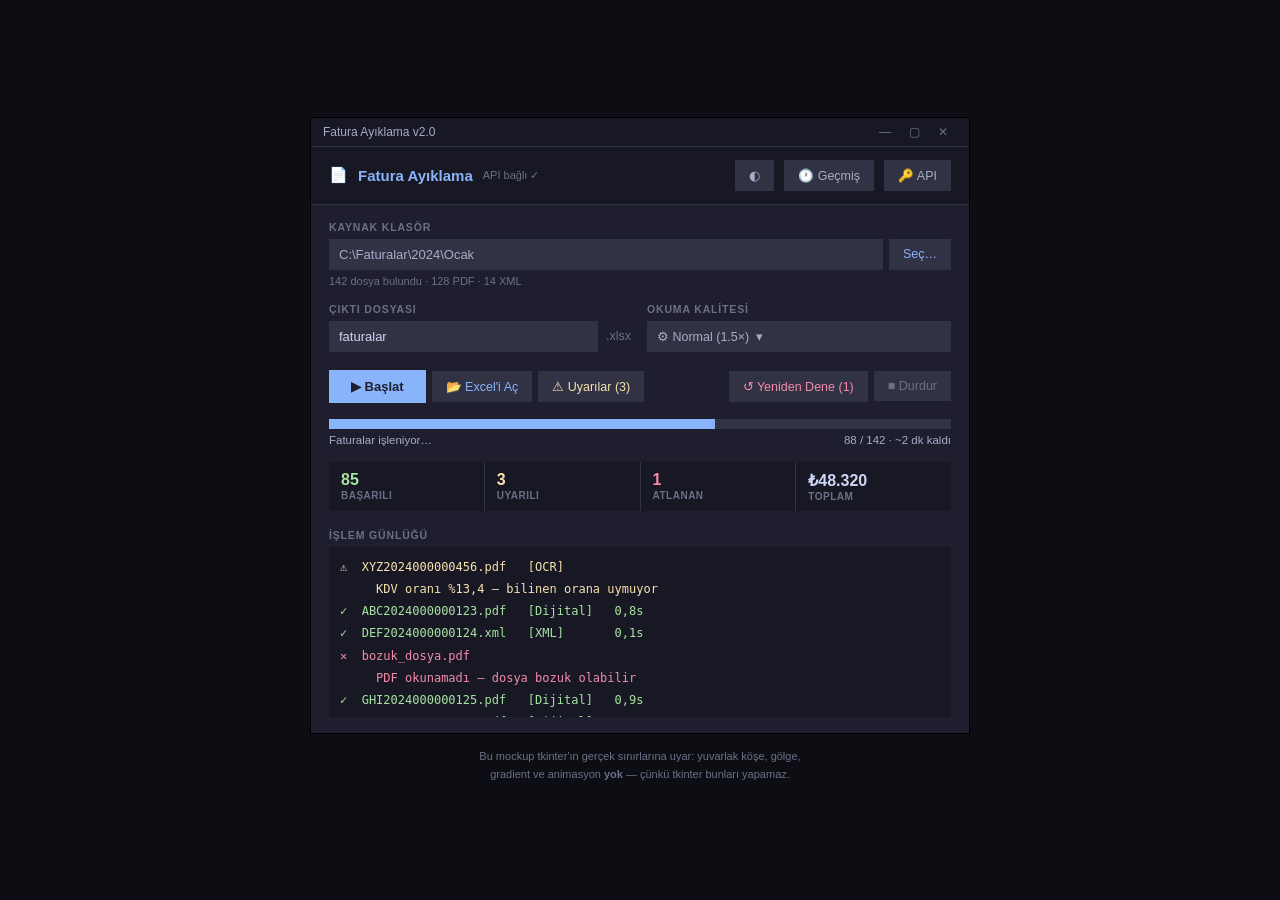
<file: docs/mockup/b-tkinter.html>
<!DOCTYPE html>
<html lang="tr" data-tema="dark">
<head>
<meta charset="utf-8">
<title>Mockup B — tkinter (tavana kadar)</title>
<style>
/* ═══════════════════════════════════════════════════════════════════
   DÜRÜSTLÜK KURALI
   Bu mockup yalnızca tkinter'ın GERÇEKTEN yapabildiklerini kullanır:
     ✓ düz renk dolgu · 1px kenarlık · Segoe UI · hover (bind) · zebra
     ✗ yuvarlak köşe · gölge · gradient · şeffaflık · animasyon
   Dolayısıyla burada gördüğünüz = uygulamada göreceğiniz.
   ═══════════════════════════════════════════════════════════════════ */
:root{
  --bg:#1e1e2e; --mantle:#181825; --surface:#313244; --raised:#45475a;
  --tx:#cdd6f4; --sub:#a6adc8; --dim:#6c7086;
  --accent:#89b4fa; --ok:#a6e3a1; --warn:#f9e2af; --err:#f38ba8;
}
html[data-tema="light"]{
  --bg:#eff1f5; --mantle:#e6e9ef; --surface:#ccd0da; --raised:#bcc0cc;
  --tx:#4c4f69; --sub:#6c6f85; --dim:#9ca0b0;
  --accent:#1e66f5; --ok:#40a02b; --warn:#df8e1d; --err:#d20f39;
}
*{box-sizing:border-box;margin:0;padding:0;border-radius:0!important}
body{
  font-family:"Segoe UI",Tahoma,sans-serif; background:#0d0d14;
  display:flex;align-items:center;justify-content:center;
  min-height:100vh;padding:32px 16px;
}
.win{width:660px;background:var(--bg);border:1px solid #000;color:var(--tx)}

/* Windows başlık çubuğu (işletim sistemi çizer) */
.chrome{background:var(--mantle);border-bottom:1px solid var(--surface);
        display:flex;align-items:center;padding:7px 12px;font-size:12px;color:var(--sub)}
.chrome .sp{flex:1}
.chrome span{padding:0 9px;color:var(--dim)}

/* Başlık şeridi */
.hdr{background:var(--mantle);padding:13px 18px;display:flex;align-items:center;
     gap:10px;border-bottom:1px solid var(--surface)}
.hdr .t{font-size:15px;font-weight:600;color:var(--accent)}
.hdr .v{font-size:11px;color:var(--dim)}
.hdr .sp{flex:1}

.body{padding:16px 18px}

/* Bölüm etiketi — LabelFrame yerine düz başlık */
.sec{font-size:10.5px;font-weight:700;letter-spacing:.08em;text-transform:uppercase;
     color:var(--dim);margin-bottom:6px}
.sec.mt{margin-top:18px}

/* Entry — tkinter: düz dolgu, kenarlıksız, köşeli */
.line{display:flex;gap:6px;align-items:stretch}
.entry{background:var(--surface);color:var(--tx);font-size:13px;
       padding:8px 10px;flex:1;font-family:inherit;border:0;outline:0}
.entry.ro{color:var(--sub)}
.suffix{color:var(--dim);font-size:12.5px;align-self:center;padding:0 2px}

/* Buton — tkinter: relief=flat, düz renk, hover bind ile */
.btn{background:var(--surface);color:var(--sub);border:0;font-family:inherit;
     font-size:12.5px;padding:8px 14px;cursor:pointer;font-weight:500}
.btn:hover{background:var(--raised);color:var(--tx)}
.btn.acc{color:var(--accent)}
.btn.warn{color:var(--warn)}
.btn.err{color:var(--err)}
/* Ana buton: vurgu = dolgu rengi (tkinter'ın verebildiği tek vurgu) */
.btn.primary{background:var(--accent);color:var(--bg);font-weight:700;font-size:13px;
             padding:9px 22px}
.btn.primary:hover{background:#a6c8ff}
.btn:disabled{color:var(--dim);cursor:default;background:var(--surface)}

.grid2{display:grid;grid-template-columns:1fr 1fr;gap:14px}
.actions{display:flex;gap:6px;align-items:center;margin-top:18px}
.actions .sp{flex:1}

/* Progressbar — ttk: düz dolgu, köşeli, animasyonsuz */
.prog{margin-top:16px}
.track{height:10px;background:var(--surface)}
.fill{height:100%;width:62%;background:var(--accent)}
.plabel{display:flex;justify-content:space-between;font-size:11.5px;
        color:var(--sub);margin-top:5px}

/* İstatistik — Label grid, kenarlık yerine boşluk */
.stats{display:flex;gap:1px;background:var(--surface);margin-top:16px}
.stat{background:var(--mantle);flex:1;padding:9px 12px}
.stat .n{font-size:16px;font-weight:700}
.stat .l{font-size:10px;color:var(--dim);text-transform:uppercase;
         letter-spacing:.05em;font-weight:600;margin-top:1px}
.stat.ok .n{color:var(--ok)}.stat.warn .n{color:var(--warn)}.stat.err .n{color:var(--err)}

/* Günlük — Text widget + renkli tag */
.log{background:var(--mantle);font-family:Consolas,monospace;font-size:12px;
     padding:9px 11px;height:170px;overflow-y:auto;line-height:1.85}
.log div{white-space:pre}
.l-ok{color:var(--ok)}.l-warn{color:var(--warn)}.l-err{color:var(--err)}
.l-dim{color:var(--dim)}
.log::-webkit-scrollbar{width:14px}
.log::-webkit-scrollbar-track{background:var(--surface)}
.log::-webkit-scrollbar-thumb{background:var(--raised)}

.note{margin-top:14px;font-size:11px;color:#6c7086;text-align:center;
      font-family:"Segoe UI",sans-serif;max-width:660px;line-height:1.6}
</style>
</head>
<body>
<div>
<div class="win">

  <div class="chrome">
    Fatura Ayıklama v2.0
    <div class="sp"></div><span>—</span><span>▢</span><span>✕</span>
  </div>

  <div class="hdr">
    <span style="font-size:15px">📄</span>
    <span class="t">Fatura Ayıklama</span>
    <span class="v">API bağlı ✓</span>
    <div class="sp"></div>
    <button class="btn" onclick="tema()">◐</button>
    <button class="btn">🕐 Geçmiş</button>
    <button class="btn">🔑 API</button>
  </div>

  <div class="body">

    <div class="sec">Kaynak klasör</div>
    <div class="line">
      <input class="entry ro" value="C:\Faturalar\2024\Ocak" readonly>
      <button class="btn acc">Seç…</button>
    </div>
    <div style="font-size:11px;color:var(--dim);margin-top:5px">
      142 dosya bulundu · 128 PDF · 14 XML
    </div>

    <div class="grid2" style="margin-top:16px">
      <div>
        <div class="sec">Çıktı dosyası</div>
        <div class="line">
          <input class="entry" value="faturalar">
          <span class="suffix">.xlsx</span>
        </div>
      </div>
      <div>
        <div class="sec">Okuma kalitesi</div>
        <button class="btn" style="width:100%;text-align:left;padding:8px 10px">
          ⚙ Normal (1.5×)&nbsp;&nbsp;▾
        </button>
      </div>
    </div>

    <div class="actions">
      <button class="btn primary">▶  Başlat</button>
      <button class="btn acc">📂 Excel'i Aç</button>
      <button class="btn warn">⚠ Uyarılar (3)</button>
      <div class="sp"></div>
      <button class="btn err">↺ Yeniden Dene (1)</button>
      <button class="btn" disabled>■  Durdur</button>
    </div>

    <div class="prog">
      <div class="track"><div class="fill"></div></div>
      <div class="plabel"><span>Faturalar işleniyor…</span><span>88 / 142 · ~2 dk kaldı</span></div>
    </div>

    <div class="stats">
      <div class="stat ok"><div class="n">85</div><div class="l">Başarılı</div></div>
      <div class="stat warn"><div class="n">3</div><div class="l">Uyarılı</div></div>
      <div class="stat err"><div class="n">1</div><div class="l">Atlanan</div></div>
      <div class="stat"><div class="n">₺48.320</div><div class="l">Toplam</div></div>
    </div>

    <div class="sec mt">İşlem günlüğü</div>
    <div class="log">
<div class="l-warn">⚠  XYZ2024000000456.pdf   [OCR]</div>
<div class="l-warn">     KDV oranı %13,4 — bilinen orana uymuyor</div>
<div class="l-ok">✓  ABC2024000000123.pdf   [Dijital]   0,8s</div>
<div class="l-ok">✓  DEF2024000000124.xml   [XML]       0,1s</div>
<div class="l-err">✕  bozuk_dosya.pdf</div>
<div class="l-err">     PDF okunamadı — dosya bozuk olabilir</div>
<div class="l-ok">✓  GHI2024000000125.pdf   [Dijital]   0,9s</div>
<div class="l-ok">✓  JKL2024000000126.pdf   [Dijital]   1,1s</div>
<div class="l-dim">─────────────────────────────────────────────</div>
<div class="l-dim">İşlem başlatıldı · 14:32</div>
    </div>

  </div>
</div>

<div class="note">
  Bu mockup tkinter'ın gerçek sınırlarına uyar: yuvarlak köşe, gölge,<br>
  gradient ve animasyon <b>yok</b> — çünkü tkinter bunları yapamaz.
</div>
</div>

<script>
function tema(){
  const h=document.documentElement;
  h.dataset.tema = h.dataset.tema==='dark' ? 'light' : 'dark';
}
</script>
</body>
</html>
</file>
<file: web/tema.css>
/* ═══════════════════════════════════════════════════════════════════
   TEMA SİSTEMİ — her tema tek bir değişken bloğu.
   Yeni tema eklemek = bloğu kopyala, renkleri değiştir. Kod değişmez.
   ═══════════════════════════════════════════════════════════════════ */

/* ── Catppuccin Mocha (koyu — varsayılan) ── */
html[data-tema="mocha"]{
  --panel:#181825; --card:#1e1e2e; --raised:#252537;
  --line:#2a2a3c; --line-soft:#22222f;
  --tx:#cdd6f4; --sub:#a6adc8; --dim:#6c7086;
  --accent:#89b4fa; --accent-2:#b4befe; --on-accent:#11111b;
  --ok:#a6e3a1; --warn:#f9e2af; --err:#f38ba8;
  --ok-bg:rgba(166,227,161,.10); --warn-bg:rgba(249,226,175,.10);
  --err-bg:rgba(243,139,168,.10); --warn-line:rgba(249,226,175,.30);
  --focus:rgba(137,180,250,.12);
  --shadow:0 1px 2px rgba(0,0,0,.3), 0 8px 24px -8px rgba(0,0,0,.5);
}
/* ── Catppuccin Macchiato (koyu — yumuşak) ── */
html[data-tema="macchiato"]{
  --panel:#1e2030; --card:#24273a; --raised:#303348;
  --line:#363a4f; --line-soft:#2a2d40;
  --tx:#cad3f5; --sub:#a5adcb; --dim:#6e738d;
  --accent:#8aadf4; --accent-2:#b7bdf8; --on-accent:#181926;
  --ok:#a6da95; --warn:#eed49f; --err:#ed8796;
  --ok-bg:rgba(166,218,149,.10); --warn-bg:rgba(238,212,159,.10);
  --err-bg:rgba(237,135,150,.10); --warn-line:rgba(238,212,159,.30);
  --focus:rgba(138,173,244,.12);
  --shadow:0 1px 2px rgba(0,0,0,.3), 0 8px 24px -8px rgba(0,0,0,.5);
}
/* ── Catppuccin Frappé (koyu — ılık) ── */
html[data-tema="frappe"]{
  --panel:#292c3c; --card:#303446; --raised:#3b3f53;
  --line:#414559; --line-soft:#353950;
  --tx:#c6d0f5; --sub:#a5adce; --dim:#737994;
  --accent:#8caaee; --accent-2:#babbf1; --on-accent:#232634;
  --ok:#a6d189; --warn:#e5c890; --err:#e78284;
  --ok-bg:rgba(166,209,137,.11); --warn-bg:rgba(229,200,144,.11);
  --err-bg:rgba(231,130,132,.11); --warn-line:rgba(229,200,144,.32);
  --focus:rgba(140,170,238,.13);
  --shadow:0 1px 2px rgba(0,0,0,.28), 0 8px 24px -8px rgba(0,0,0,.45);
}
/* ── Nord (koyu — soğuk mavi) ── */
html[data-tema="nord"]{
  --panel:#2e3440; --card:#353c4a; --raised:#3f4756;
  --line:#434c5e; --line-soft:#3a4150;
  --tx:#e5e9f0; --sub:#c2cad8; --dim:#7b8494;
  --accent:#88c0d0; --accent-2:#8fbcbb; --on-accent:#242933;
  --ok:#a3be8c; --warn:#ebcb8b; --err:#bf616a;
  --ok-bg:rgba(163,190,140,.12); --warn-bg:rgba(235,203,139,.12);
  --err-bg:rgba(191,97,106,.13); --warn-line:rgba(235,203,139,.32);
  --focus:rgba(136,192,208,.14);
  --shadow:0 1px 2px rgba(0,0,0,.3), 0 8px 24px -8px rgba(0,0,0,.5);
}
/* ── Catppuccin Latte (açık) ── */
html[data-tema="latte"]{
  --panel:#ffffff; --card:#f3f5f9; --raised:#e9ecf3;
  --line:#dde1e9; --line-soft:#edf0f5;
  --tx:#4c4f69; --sub:#6c6f85; --dim:#9ca0b0;
  --accent:#1e66f5; --accent-2:#7287fd; --on-accent:#ffffff;
  --ok:#40a02b; --warn:#df8e1d; --err:#d20f39;
  --ok-bg:rgba(64,160,43,.10); --warn-bg:rgba(223,142,29,.13);
  --err-bg:rgba(210,15,57,.09); --warn-line:rgba(223,142,29,.42);
  --focus:rgba(30,102,245,.11);
  --shadow:0 1px 2px rgba(0,0,0,.05), 0 8px 24px -10px rgba(0,0,0,.18);
}
/* ── Kağıt (açık — sıcak, Solarized) ── */
html[data-tema="kagit"]{
  --panel:#fdf9ee; --card:#f4eeda; --raised:#eae3cc;
  --line:#e0d7bd; --line-soft:#efe9d7;
  --tx:#4a4438; --sub:#6b6355; --dim:#9c9280;
  --accent:#268bd2; --accent-2:#4a9fdb; --on-accent:#ffffff;
  --ok:#6f8a00; --warn:#b58900; --err:#dc322f;
  --ok-bg:rgba(111,138,0,.11); --warn-bg:rgba(181,137,0,.13);
  --err-bg:rgba(220,50,47,.09); --warn-line:rgba(181,137,0,.40);
  --focus:rgba(38,139,210,.12);
  --shadow:0 1px 2px rgba(0,0,0,.05), 0 8px 24px -10px rgba(0,0,0,.16);
}

/* ═══ TEMA SEÇİCİ ═══ */
.tema-wrap{position:relative}
.tema-menu{
  position:absolute; right:0; top:38px; z-index:50;
  background:var(--panel); border:1px solid var(--line); border-radius:10px;
  box-shadow:var(--shadow); padding:5px; min-width:186px; display:none;
}
.tema-menu.acik{display:block}
.tema-menu .bas{
  font-size:10px; font-weight:650; letter-spacing:.09em; text-transform:uppercase;
  color:var(--dim); padding:7px 9px 5px;
}
.tema-opt{
  display:flex; align-items:center; gap:9px; padding:7px 9px; border-radius:7px;
  cursor:pointer; font-size:12.5px; color:var(--sub); transition:.13s;
  border:0; background:none; width:100%; text-align:left; font-family:inherit;
}
.tema-opt:hover{background:var(--card); color:var(--tx)}
.tema-opt.on{color:var(--tx); font-weight:600}
.tema-opt .sw{
  width:15px; height:15px; border-radius:5px; flex-shrink:0;
  border:1px solid rgba(128,128,128,.35);
}
.tema-opt .tik{margin-left:auto; color:var(--accent); font-size:11px}
</file>
<file: web/style.css>
/* ═══ Ana ekran — renkler tema.css'ten gelir ═══ */
:root{--r:10px;--r-lg:14px}
*{box-sizing:border-box;margin:0;padding:0}
html,body{height:100%}
body{
  font-family:"Segoe UI Variable Display","Segoe UI",system-ui,sans-serif;
  background:var(--panel);color:var(--tx);-webkit-font-smoothing:antialiased;
  overflow-y:auto;
}
/* Okunabilir genişlik sınırı: form 2000px'e yayılırsa satır başı kaybolur. */
.app{width:100%;max-width:1000px;margin:0 auto;min-height:100%;
     display:flex;flex-direction:column}
button{font-family:inherit}
[hidden]{display:none!important}

/* ═══ BAŞLIK ═══ */
.top{display:flex;align-items:center;gap:14px;padding:18px 24px;
     border-bottom:1px solid var(--line-soft)}
.logo{width:36px;height:36px;border-radius:9px;flex-shrink:0;
  background:linear-gradient(140deg,var(--accent),var(--accent-2));
  display:grid;place-items:center;font-size:17px;
  box-shadow:0 2px 8px -2px var(--accent)}
.top h1{font-size:15px;font-weight:600;letter-spacing:-.01em;line-height:1.3}
.top .sub{font-size:12px;color:var(--dim);margin-top:1px}
.top .sub.yok{color:var(--err)}
.top .sp{flex:1}
.ico-btn{width:32px;height:32px;border:1px solid var(--line);border-radius:8px;
  background:transparent;color:var(--sub);cursor:pointer;font-size:14px;
  display:grid;place-items:center;transition:.15s;flex-shrink:0}
.ico-btn:hover{background:var(--raised);color:var(--tx);border-color:var(--accent)}

/* ═══ GÖVDE — fazla yüksekliği günlük emer ═══ */
.body{padding:24px;flex:1;display:flex;flex-direction:column;min-height:0}
.body>*:not(.feed){flex-shrink:0}
.lbl{font-size:10.5px;font-weight:650;letter-spacing:.09em;text-transform:uppercase;
     color:var(--dim);margin-bottom:8px;display:block}

/* Klasör kartı */
.drop{display:flex;align-items:center;gap:14px;background:var(--card);
  border:1px solid var(--line);border-radius:var(--r);padding:16px 18px;
  cursor:pointer;transition:.18s}
.drop:hover{border-color:var(--accent);background:var(--raised)}
.drop .ic{width:40px;height:40px;border-radius:9px;background:var(--raised);
  display:grid;place-items:center;font-size:18px;flex-shrink:0;
  border:1px solid var(--line)}
.drop .g{flex:1;min-width:0}
.drop .path{font-size:13.5px;font-weight:550;letter-spacing:-.005em;
  white-space:nowrap;overflow:hidden;text-overflow:ellipsis}
.drop .path.bos{color:var(--dim);font-weight:450}
.drop .meta{font-size:11.5px;color:var(--dim);margin-top:3px}
.drop .meta b{color:var(--accent);font-weight:600}

.btn-ghost{border:1px solid var(--line);background:transparent;color:var(--sub);
  padding:7px 14px;border-radius:7px;font-size:12.5px;font-weight:550;
  cursor:pointer;transition:.15s;white-space:nowrap}
.btn-ghost:hover{background:var(--raised);color:var(--tx);border-color:var(--accent)}

/* Ayar satırı */
.row2{display:grid;grid-template-columns:repeat(auto-fit,minmax(250px,1fr));
      gap:16px;margin-top:20px}
.field{display:flex;align-items:center;background:var(--card);
  border:1px solid var(--line);border-radius:var(--r);
  padding:0 4px 0 14px;height:42px;transition:.15s}
.field:focus-within{border-color:var(--accent);box-shadow:0 0 0 3px var(--focus)}
.field input{flex:1;background:none;border:0;outline:0;color:var(--tx);
  font-size:13.5px;font-family:inherit;height:100%;min-width:0}
.field .suffix{font-size:12.5px;color:var(--dim);padding-right:8px}
.in-btn{border:1px solid var(--line);background:var(--panel);color:var(--accent);
  padding:6px 11px;border-radius:7px;font-size:12px;font-weight:600;cursor:pointer;
  transition:.15s;white-space:nowrap;margin-right:3px}
.in-btn:hover:not(:disabled){background:var(--raised)}
.in-btn:disabled{color:var(--dim);cursor:default;opacity:.5}

.seg{display:flex;gap:3px;background:var(--card);border:1px solid var(--line);
     border-radius:var(--r);padding:4px;height:42px}
.seg button{flex:1;border:0;background:none;color:var(--sub);border-radius:7px;
  font-size:12px;font-weight:550;cursor:pointer;transition:.15s}
.seg button:hover{color:var(--tx)}
.seg button.on{background:var(--raised);color:var(--tx);
  box-shadow:0 1px 2px rgba(0,0,0,.18)}

/* Eylemler */
.actions{display:flex;gap:10px;align-items:center;margin-top:22px;flex-wrap:wrap}
/* Genişleme ana eylem sırasına ait bir davranış, butonun kendisine değil —
   modalda aynı buton içeriği kadar yer kaplamalı. */
.actions .btn-primary{flex:1;min-width:190px}
.btn-primary{border:0;border-radius:var(--r);cursor:pointer;
  background:linear-gradient(140deg,var(--accent),var(--accent-2));
  color:var(--on-accent);font-size:14px;font-weight:650;padding:13px;
  box-shadow:0 2px 10px -2px var(--accent);transition:.15s;
  display:flex;align-items:center;justify-content:center;gap:9px}
.btn-primary:hover:not(:disabled){filter:brightness(1.08);transform:translateY(-1px)}
.btn-primary:active{transform:translateY(0)}
.btn-primary:disabled{opacity:.5;cursor:default;box-shadow:none;transform:none}
.btn-sec{border:1px solid var(--line);background:var(--card);color:var(--sub);
  padding:13px 18px;border-radius:var(--r);font-size:13px;font-weight:550;
  cursor:pointer;transition:.15s;white-space:nowrap}
.btn-sec:hover:not(:disabled){background:var(--raised);color:var(--tx);
  border-color:var(--accent)}
.btn-sec:disabled{opacity:.45;cursor:default}
.btn-sec.warn{color:var(--warn);border-color:var(--warn-line)}
.btn-sec.warn:hover:not(:disabled){background:var(--warn-bg);border-color:var(--warn)}
.btn-sec.err{color:var(--err)}
.btn-sec.err:hover:not(:disabled){background:var(--err-bg);border-color:var(--err)}

/* ═══ DURUM KARTI ═══ */
.status{background:var(--card);border:1px solid var(--line);border-radius:var(--r);
        padding:16px 18px;margin-top:22px}
.st-top{display:flex;align-items:flex-end;gap:14px;margin-bottom:12px;flex-wrap:wrap}
.st-count{font-size:30px;font-weight:660;letter-spacing:-.025em;line-height:1;
          font-variant-numeric:tabular-nums}
.st-count .of{font-size:17px;font-weight:500;color:var(--dim)}
/* 15,5px: sol üstteki sayaç (30px) ile sağ üstteki ETA (16px) arasına oturur.
   Başlıklar kaynakta Büyük Harfle yazılı — CSS `text-transform:capitalize`
   Türkçe'de "işleniyor"u "Işleniyor" yapabiliyor (noktasız I). */
.st-what{font-size:15.5px;font-weight:650;color:var(--tx);padding-bottom:2px;
         min-width:0;max-width:46ch;
         overflow:hidden;text-overflow:ellipsis;white-space:nowrap}
/* Aynı anda MAX_WORKERS kadar dosya uçabilir. İki sütun: hepsi görünür ama
   kart 5 satır yerine 3 satır büyür. Dar pencerede tek sütuna düşer. */
.st-ucan{display:grid;grid-template-columns:1fr 1fr;gap:3px 22px;margin:12px 0}
.st-ucan[hidden]{display:none}      /* display:grid, [hidden]'ı ezer */
.st-ucan .sat{display:flex;align-items:center;gap:8px;font-size:12px;min-width:0}
.st-ucan .nokta{width:5px;height:5px;border-radius:99px;background:var(--accent);
  flex-shrink:0;animation:nabiz 1.4s ease-in-out infinite}
@keyframes nabiz{0%,100%{opacity:.35}50%{opacity:1}}
.st-ucan .ad{overflow:hidden;text-overflow:ellipsis;white-space:nowrap;color:var(--tx);
  font-weight:400}
.st-ucan .tip{margin-left:auto;font-size:10.5px;color:var(--dim);flex-shrink:0}
@media (max-width:640px){.st-ucan{grid-template-columns:1fr}}
.st-top .sp{flex:1}
.st-eta{text-align:right;padding-bottom:1px}
.st-eta .v{font-size:16px;font-weight:600;font-variant-numeric:tabular-nums;
           letter-spacing:-.01em}
.st-eta .k{font-size:10.5px;color:var(--dim);letter-spacing:.05em;
           text-transform:uppercase;font-weight:600;margin-top:3px}
.track{height:8px;background:var(--raised);border-radius:99px;overflow:hidden}
.fill{height:100%;width:0;border-radius:99px;transition:width .25s;
  background:linear-gradient(90deg,var(--accent),var(--accent-2));
  position:relative;overflow:hidden}
.fill.akiyor::after{content:"";position:absolute;inset:0;
  background:linear-gradient(90deg,transparent,rgba(255,255,255,.35),transparent);
  animation:shine 1.6s infinite}
@keyframes shine{from{transform:translateX(-100%)}to{transform:translateX(100%)}}

.st-break{display:flex;gap:10px;align-items:center;flex-wrap:wrap;margin-top:13px;
          padding-top:13px;border-top:1px solid var(--line-soft)}
/* Her sayaç kendi renginde bir rozet. Renkler yalnızca değişkenlerden gelir,
   bu yüzden altı temada da kendiliğinden doğru kontrastı alır. */
.st-b{display:inline-flex;align-items:center;gap:8px;border-radius:99px;
      padding:5px 13px 5px 11px;border:1px solid transparent}
.st-b b{font-weight:700;font-variant-numeric:tabular-nums;font-size:14px}
.st-b .k{font-size:10px;letter-spacing:.08em;text-transform:uppercase;
         font-weight:650;opacity:.85}
.st-b.ok{background:var(--ok-bg);border-color:var(--ok);color:var(--ok)}
.st-b.warn{background:var(--warn-bg);border-color:var(--warn);color:var(--warn)}
.st-b.err{background:var(--err-bg);border-color:var(--err);color:var(--err)}
.st-break .sp{flex:1}
.st-sum{font-size:12.5px;color:var(--sub)}
.st-sum b{font-size:14px;font-weight:650;color:var(--tx);
  font-variant-numeric:tabular-nums;letter-spacing:-.01em}

/* ═══ GÜNLÜK ═══ */
.log-head{display:flex;align-items:center;justify-content:space-between;
          margin:26px 0 10px}
.log-head .lbl{margin:0}
.feed{background:var(--card);border:1px solid var(--line);border-radius:var(--r);
      flex:1;min-height:190px;overflow-y:auto}
.feed::-webkit-scrollbar{width:10px}
.feed::-webkit-scrollbar-thumb{background:var(--line);border-radius:99px;
  border:3px solid var(--card)}
.bos{display:grid;place-items:center;height:100%;min-height:170px;text-align:center;
     color:var(--dim);font-size:12.5px;line-height:1.7;padding:20px}
.item{display:flex;gap:12px;align-items:flex-start;padding:11px 16px;
      border-bottom:1px solid var(--line-soft);font-size:13px}
.item:last-child{border-bottom:0}
.item .dot{width:19px;height:19px;border-radius:6px;flex-shrink:0;margin-top:1px;
  display:grid;place-items:center;font-size:10.5px;font-weight:700}
.item.ok .dot{background:var(--ok-bg);color:var(--ok)}
.item.warn .dot{background:var(--warn-bg);color:var(--warn)}
.item.err .dot{background:var(--err-bg);color:var(--err)}
.item.info .dot{background:var(--raised);color:var(--dim)}
.item .nm{font-family:"Cascadia Mono",Consolas,monospace;font-size:12.5px;
  letter-spacing:-.01em;word-break:break-all}
.item .co{font-size:11.5px;color:var(--sub);margin-top:2px}
.item .note{font-size:11.5px;margin-top:3px;line-height:1.5}
.item.warn .note{color:var(--warn)} .item.err .note{color:var(--err)}
.item .grow{flex:1;min-width:0}
.item.info .grow{color:var(--sub);font-size:12.5px;padding-top:1px}
.tag{font-size:10px;font-weight:650;padding:2px 7px;border-radius:5px;
  background:var(--raised);color:var(--dim);letter-spacing:.03em;flex-shrink:0}
.time{font-size:11px;color:var(--dim);font-variant-numeric:tabular-nums;
  flex-shrink:0;min-width:34px;text-align:right}

/* ═══ MODAL ═══ */
.perde{position:fixed;inset:0;background:rgba(0,0,0,.55);z-index:100;
       display:grid;place-items:center;padding:24px}
.modal{background:var(--panel);border:1px solid var(--line);border-radius:var(--r-lg);
  box-shadow:var(--shadow);width:100%;max-width:480px;max-height:100%;
  display:flex;flex-direction:column;overflow:hidden}
.modal.genis{max-width:720px}
.modal h2{font-size:15px;font-weight:600;padding:18px 22px 0}
.modal .aciklama{font-size:12.5px;color:var(--dim);padding:6px 22px 0;line-height:1.6}
.modal .icerik{padding:18px 22px;overflow-y:auto}
.modal .icerik::-webkit-scrollbar{width:10px}
.modal .icerik::-webkit-scrollbar-thumb{background:var(--line);border-radius:99px;
  border:3px solid var(--panel)}
.modal .alt{display:flex;gap:9px;justify-content:flex-end;padding:0 22px 20px;
            flex-wrap:wrap}
.hata{font-size:12px;color:var(--err);margin-top:8px;min-height:16px}

/* Geçmiş tablosu */
table{width:100%;border-collapse:collapse;font-size:12.5px}
th{text-align:left;font-size:10.5px;font-weight:650;letter-spacing:.07em;
  text-transform:uppercase;color:var(--dim);padding:0 10px 9px;white-space:nowrap}
td{padding:9px 10px;border-top:1px solid var(--line-soft);
   font-variant-numeric:tabular-nums}
tbody tr:hover{background:var(--card)}

/* Uyarı listesi */
.uy-grup{margin-bottom:15px}
.uy-grup .dosya{font-size:12.5px;font-weight:600;font-family:"Cascadia Mono",
  Consolas,monospace;word-break:break-all;margin-bottom:5px}
.uy-grup .u{font-size:12px;color:var(--warn);padding-left:15px;line-height:1.7}

/* ═══════════════════════════════════════════════════════════════════
   GÖZDEN GEÇİRME EKRANI — ana ekranın yerine geçen tam genişlik görünüm
   ═══════════════════════════════════════════════════════════════════ */
.rv{position:fixed;inset:0;background:var(--panel);display:flex;
    flex-direction:column;z-index:50}
.rv .top{padding:14px 20px}
.rv .rv-sema{color:var(--warn);margin-top:2px}
.rv .pill{font-size:11.5px;font-weight:600;padding:5px 11px;border-radius:99px;
          white-space:nowrap}
.rv .pill.warn{background:var(--warn-bg);color:var(--warn);
               border:1px solid var(--warn-line)}
.rv .pill.ok{background:var(--ok-bg);color:var(--ok);border:1px solid transparent}

.cols{flex:1;display:grid;min-height:0;
      grid-template-columns:minmax(230px,290px) minmax(340px,1fr) minmax(300px,1.05fr)}
.col{min-height:0;min-width:0;display:flex;flex-direction:column}
.col+.col{border-left:1px solid var(--line-soft)}
.col-head{padding:11px 15px 9px;display:flex;align-items:center;gap:8px;
          border-bottom:1px solid var(--line-soft);flex-shrink:0}
.col-head .lbl{margin:0}
.col-head .sp{flex:1}
.col-head .fn{font-size:11px;color:var(--dim);overflow:hidden;
              text-overflow:ellipsis;white-space:nowrap}
/* Sira onemli: media query onceligi yok, ayni ozgullukte sonraki kural
   kazanir. .dar-not gizleme kurali ONCE gelmeli, yoksa uyari hic gorunmez. */
.dar-not{display:none;font-size:11px;color:var(--dim)}
/* Dar pencerede önizleme kapanır; o genişlikte zaten okunmuyor. */
@media (max-width:1020px){
  .cols{grid-template-columns:minmax(210px,260px) 1fr}
  .col.pv-col{display:none}
  .dar-not{display:inline}
}

/* Fatura listesi */
.list{overflow-y:auto;flex:1;padding:6px}
.list::-webkit-scrollbar{width:10px}
.list::-webkit-scrollbar-thumb{background:var(--line);border-radius:99px;
  border:3px solid var(--panel)}
.rvrow{padding:9px 11px;border-radius:8px;cursor:pointer;display:flex;gap:10px;
       align-items:flex-start;border:1px solid transparent;transition:.13s}
.rvrow:hover{background:var(--card)}
.rvrow.on{background:var(--card);border-color:var(--accent)}
.rvrow .mk{width:18px;height:18px;border-radius:5px;flex-shrink:0;margin-top:1px;
  display:grid;place-items:center;font-size:10px;font-weight:700;
  background:var(--ok-bg);color:var(--ok)}
.rvrow.w .mk{background:var(--warn-bg);color:var(--warn)}
.rvrow .g{flex:1;min-width:0}
.rvrow .no{font-family:"Cascadia Mono",Consolas,monospace;font-size:11.5px;
  letter-spacing:-.01em;white-space:nowrap;overflow:hidden;text-overflow:ellipsis}
.rvrow .co,.rvrow .am{white-space:nowrap;overflow:hidden;text-overflow:ellipsis}
.rvrow .co{font-size:11.5px;color:var(--sub);margin-top:2px}
.rvrow .am{font-size:11px;color:var(--dim);margin-top:3px;
           font-variant-numeric:tabular-nums}
.rvrow.ex{opacity:.42}
.rvrow.ex .no{text-decoration:line-through}
.rvrow.ex .mk{background:var(--raised);color:var(--dim)}

/* Düzenleme formu */
.rvform{overflow-y:auto;flex:1;padding:15px}
.rvform::-webkit-scrollbar{width:10px}
.rvform::-webkit-scrollbar-thumb{background:var(--line);border-radius:99px;
  border:3px solid var(--panel)}
.grp{margin-bottom:19px}
.grp>.lbl{display:block;margin-bottom:9px}
.f{margin-bottom:10px;min-width:0}
.f>span{display:block;font-size:11.5px;color:var(--sub);margin-bottom:5px;
        font-weight:500}
.f input{width:100%;background:var(--card);border:1px solid var(--line);
  border-radius:8px;padding:9px 11px;color:var(--tx);font-size:13px;
  font-family:inherit;outline:0;transition:.15s;min-width:0}
.f input:focus{border-color:var(--accent);box-shadow:0 0 0 3px var(--focus)}
.f.bad input{border-color:var(--warn-line);background:var(--warn-bg)}
.f .msg{display:flex;gap:6px;align-items:flex-start;font-size:11.5px;
        color:var(--warn);margin-top:6px;line-height:1.45}
.f.mono input{font-family:"Cascadia Mono",Consolas,monospace;font-size:12.5px}
.fg{display:grid;gap:10px;grid-template-columns:repeat(auto-fit,minmax(148px,1fr))}
.fg .tam{grid-column:1/-1}

.learn{background:var(--card);border:1px solid var(--line);border-radius:var(--r);
  padding:12px 14px;display:flex;gap:11px;align-items:flex-start;margin-top:4px;
  cursor:pointer}
.learn input{margin-top:2px;accent-color:var(--accent);width:15px;height:15px;
  cursor:pointer;flex-shrink:0}
.learn .t{font-size:12.5px;font-weight:550}
.learn .d{font-size:11.5px;color:var(--dim);margin-top:3px;line-height:1.5}

/* Önizleme */
/* grid+place-items yerine blok: gorsel panelden genis oldugunda
   grid ortalamasi sol kenari kirpiyor, kaydirma ise ulasamiyor. */
.pv{flex:1;background:var(--card);overflow:auto;padding:14px;text-align:center}
.pv::-webkit-scrollbar{width:10px}
.pv::-webkit-scrollbar-thumb{background:var(--line);border-radius:99px;
  border:3px solid var(--card)}
/* max-width YOK: yakinlastirinca gorsel gercekten buyusun, panel kaydirsin */
.pv img{display:inline-block;border-radius:4px;box-shadow:var(--shadow)}
.pv .yok{color:var(--dim);font-size:12.5px;text-align:center;line-height:1.7;white-space:pre-line}
/* Kutular görsele göre yüzdeyle konumlanır; kap görsel kadar olmalı. */
.pv-sayfa{position:relative;display:inline-block;line-height:0}
/* multiply: sayfa her temada beyaz; yazı işaretin altında okunur kalır. */
.vurgu{position:absolute;background:var(--warn);mix-blend-mode:multiply;
  outline:2px solid var(--err);outline-offset:1px;border-radius:2px;pointer-events:none}
.vurgu-not{font-size:11.5px;color:var(--warn);white-space:nowrap;padding:0 4px}
/* XML görüntüsü kendi kaydırmasını yapar. Canvas+light: belge her temada beyaz sayfa. */
.pv-xml{display:block;width:100%;height:100%;border:0;border-radius:4px;
  background:Canvas;color-scheme:light}
.pv-bar{display:flex;align-items:center;gap:5px;padding:8px 12px;
        border-top:1px solid var(--line-soft);flex-shrink:0;flex-wrap:wrap}
.pv-bar .sp{flex:1}
.zbtn{width:27px;height:27px;border:1px solid var(--line);border-radius:7px;
  background:transparent;color:var(--sub);cursor:pointer;font-size:13px;
  display:grid;place-items:center;transition:.15s;font-family:inherit;flex-shrink:0}
.zbtn:hover:not(:disabled){background:var(--raised);color:var(--tx)}
.zbtn:disabled{opacity:.4;cursor:default}
.pv-bar .pg{font-size:11.5px;color:var(--dim);padding:0 4px;
  font-variant-numeric:tabular-nums;white-space:nowrap}

/* Alt çubuk */
.rv .bottom{display:flex;align-items:center;gap:9px;padding:12px 18px;
  border-top:1px solid var(--line-soft);flex-shrink:0;flex-wrap:wrap}
.rv .bottom .sp{flex:1}
.chk{display:flex;align-items:center;gap:8px;font-size:12.5px;color:var(--sub);
     cursor:pointer;user-select:none;white-space:nowrap}
.chk input{accent-color:var(--err);width:15px;height:15px;cursor:pointer}
.sep{width:1px;height:22px;background:var(--line)}
.sayac{font-size:12px;color:var(--dim);white-space:nowrap}
@media(max-width:1020px){.sayac.kisayol{display:none}}

/* Hata mesajları çok satırlı gelebilir (dosya yolu + sebep) */
.modal .aciklama{white-space:pre-line}

/* ═══════════════════════════════════════════════════════════════════
   ALAN EDİTÖRÜ — .rv iskeletini (tam ekran, üst/alt çubuk) paylaşır
   ═══════════════════════════════════════════════════════════════════ */
.ico-btn:disabled{opacity:.4;cursor:default;pointer-events:none}
.rv .ed-cols{grid-template-columns:minmax(230px,300px) 1fr}
.rv .ed-dosya{color:var(--err);margin-top:2px;white-space:pre-line}
#edForm{max-width:720px}
.ed-ad{color:var(--tx)!important;font-weight:550}
.rvrow.e .mk{background:var(--err-bg);color:var(--err)}
.f textarea,.f select{width:100%;background:var(--card);border:1px solid var(--line);
  border-radius:8px;padding:9px 11px;color:var(--tx);font-size:13px;
  font-family:inherit;outline:0;transition:.15s;min-width:0}
.f textarea{resize:vertical;line-height:1.5;min-height:90px}
.f select:disabled{opacity:.6}
.f textarea:focus,.f select:focus{border-color:var(--accent);box-shadow:0 0 0 3px var(--focus)}
.f.bad textarea{border-color:var(--warn-line);background:var(--warn-bg)}
.f.hata input{border-color:var(--err);background:var(--err-bg)}
.f .msg.err{color:var(--err)}
.ipucu{font-size:11.5px;color:var(--dim);margin-top:6px;line-height:1.5}
.learn+.learn{margin-top:10px}
.ed-alt{margin-top:18px;display:flex;flex-direction:column;align-items:flex-start;gap:2px}
.ed-durum{font-size:12px;color:var(--dim)}
.ed-uyari{color:var(--warn);font-size:11.5px;margin-top:3px}
.ed-durum.warn{color:var(--warn)}
.ed-durum.err{color:var(--err)}

/* ═══ ELOGO NUMARA EKRANI ═══ */
.modal.el-modal{max-width:560px}
.el-akis{display:flex;align-items:center;gap:8px;flex-wrap:wrap;font-size:12px;
  color:var(--dim);margin-bottom:14px}
.el-akis .adim{display:flex;align-items:center;gap:6px}
.el-akis .no{width:20px;height:20px;border-radius:50%;display:grid;place-items:center;
  font-size:11px;font-weight:600;border:1px solid var(--line)}
.el-akis .bitti{color:var(--sub)}
.el-akis .bitti .no{background:var(--ok);border-color:var(--ok);color:var(--on-accent)}
.el-akis .simdi{color:var(--tx);font-weight:600}
.el-akis .simdi .no{background:var(--accent);border-color:var(--accent);color:var(--on-accent)}
.el-akis .cizgi{width:22px;height:1px;background:var(--line)}
.el-klasor{display:flex;align-items:center;justify-content:space-between;gap:10px;
  padding:9px 11px;background:var(--card);border:1px solid var(--line);border-radius:8px;
  margin-bottom:14px;font-size:12.5px;color:var(--tx)}
.el-klasor .yol{min-width:0;overflow:hidden;text-overflow:ellipsis;white-space:nowrap}
.el-klasor small{display:block;color:var(--dim);font-size:11px;margin-bottom:2px}
.el-klasor .btn-sec{padding:7px 12px;font-size:12px;flex-shrink:0}
.el-etiket{display:block;font-size:13px;font-weight:600;color:var(--tx);margin-bottom:3px}
.el-ipucu{font-size:12px;color:var(--sub);line-height:1.5;margin-bottom:8px}
.f.mono textarea{font-family:"Cascadia Mono",Consolas,monospace;font-size:12.5px}
.el-sayac{display:flex;gap:12px;flex-wrap:wrap;font-size:12.5px;min-height:18px}
.el-sayac .iyi{color:var(--ok);font-weight:600}
.el-sayac .gri{color:var(--dim)}
.el-sayac .kotu{color:var(--err)}
.el-gecersiz{font-family:"Cascadia Mono",Consolas,monospace;font-size:11.5px;
  color:var(--err);margin-top:4px;word-break:break-all;max-height:64px;overflow-y:auto}
</file>
<file: docs/mockup/tema.css>
/* ═══════════════════════════════════════════════════════════════════
   TEMA SİSTEMİ — her tema tek bir değişken bloğu.
   Yeni tema eklemek = bloğu kopyala, renkleri değiştir. Kod değişmez.
   ═══════════════════════════════════════════════════════════════════ */

/* ── Catppuccin Mocha (koyu — varsayılan) ── */
html[data-tema="mocha"]{
  --bg:#11111b; --panel:#181825; --card:#1e1e2e; --raised:#252537;
  --line:#2a2a3c; --line-soft:#22222f;
  --tx:#cdd6f4; --sub:#a6adc8; --dim:#6c7086;
  --accent:#89b4fa; --accent-2:#b4befe; --on-accent:#11111b;
  --ok:#a6e3a1; --warn:#f9e2af; --err:#f38ba8;
  --ok-bg:rgba(166,227,161,.10); --warn-bg:rgba(249,226,175,.10);
  --err-bg:rgba(243,139,168,.10); --warn-line:rgba(249,226,175,.30);
  --focus:rgba(137,180,250,.12);
  --shadow:0 1px 2px rgba(0,0,0,.3), 0 8px 24px -8px rgba(0,0,0,.5);
}
/* ── Catppuccin Macchiato (koyu — yumuşak) ── */
html[data-tema="macchiato"]{
  --bg:#181926; --panel:#1e2030; --card:#24273a; --raised:#303348;
  --line:#363a4f; --line-soft:#2a2d40;
  --tx:#cad3f5; --sub:#a5adcb; --dim:#6e738d;
  --accent:#8aadf4; --accent-2:#b7bdf8; --on-accent:#181926;
  --ok:#a6da95; --warn:#eed49f; --err:#ed8796;
  --ok-bg:rgba(166,218,149,.10); --warn-bg:rgba(238,212,159,.10);
  --err-bg:rgba(237,135,150,.10); --warn-line:rgba(238,212,159,.30);
  --focus:rgba(138,173,244,.12);
  --shadow:0 1px 2px rgba(0,0,0,.3), 0 8px 24px -8px rgba(0,0,0,.5);
}
/* ── Catppuccin Frappé (koyu — ılık) ── */
html[data-tema="frappe"]{
  --bg:#232634; --panel:#292c3c; --card:#303446; --raised:#3b3f53;
  --line:#414559; --line-soft:#353950;
  --tx:#c6d0f5; --sub:#a5adce; --dim:#737994;
  --accent:#8caaee; --accent-2:#babbf1; --on-accent:#232634;
  --ok:#a6d189; --warn:#e5c890; --err:#e78284;
  --ok-bg:rgba(166,209,137,.11); --warn-bg:rgba(229,200,144,.11);
  --err-bg:rgba(231,130,132,.11); --warn-line:rgba(229,200,144,.32);
  --focus:rgba(140,170,238,.13);
  --shadow:0 1px 2px rgba(0,0,0,.28), 0 8px 24px -8px rgba(0,0,0,.45);
}
/* ── Nord (koyu — soğuk mavi) ── */
html[data-tema="nord"]{
  --bg:#242933; --panel:#2e3440; --card:#353c4a; --raised:#3f4756;
  --line:#434c5e; --line-soft:#3a4150;
  --tx:#e5e9f0; --sub:#c2cad8; --dim:#7b8494;
  --accent:#88c0d0; --accent-2:#8fbcbb; --on-accent:#242933;
  --ok:#a3be8c; --warn:#ebcb8b; --err:#bf616a;
  --ok-bg:rgba(163,190,140,.12); --warn-bg:rgba(235,203,139,.12);
  --err-bg:rgba(191,97,106,.13); --warn-line:rgba(235,203,139,.32);
  --focus:rgba(136,192,208,.14);
  --shadow:0 1px 2px rgba(0,0,0,.3), 0 8px 24px -8px rgba(0,0,0,.5);
}
/* ── Catppuccin Latte (açık) ── */
html[data-tema="latte"]{
  --bg:#e4e7ee; --panel:#ffffff; --card:#f3f5f9; --raised:#e9ecf3;
  --line:#dde1e9; --line-soft:#edf0f5;
  --tx:#4c4f69; --sub:#6c6f85; --dim:#9ca0b0;
  --accent:#1e66f5; --accent-2:#7287fd; --on-accent:#ffffff;
  --ok:#40a02b; --warn:#df8e1d; --err:#d20f39;
  --ok-bg:rgba(64,160,43,.10); --warn-bg:rgba(223,142,29,.13);
  --err-bg:rgba(210,15,57,.09); --warn-line:rgba(223,142,29,.42);
  --focus:rgba(30,102,245,.11);
  --shadow:0 1px 2px rgba(0,0,0,.05), 0 8px 24px -10px rgba(0,0,0,.18);
}
/* ── Kağıt (açık — sıcak, Solarized) ── */
html[data-tema="kagit"]{
  --bg:#e8e1cd; --panel:#fdf9ee; --card:#f4eeda; --raised:#eae3cc;
  --line:#e0d7bd; --line-soft:#efe9d7;
  --tx:#4a4438; --sub:#6b6355; --dim:#9c9280;
  --accent:#268bd2; --accent-2:#4a9fdb; --on-accent:#ffffff;
  --ok:#6f8a00; --warn:#b58900; --err:#dc322f;
  --ok-bg:rgba(111,138,0,.11); --warn-bg:rgba(181,137,0,.13);
  --err-bg:rgba(220,50,47,.09); --warn-line:rgba(181,137,0,.40);
  --focus:rgba(38,139,210,.12);
  --shadow:0 1px 2px rgba(0,0,0,.05), 0 8px 24px -10px rgba(0,0,0,.16);
}

/* ═══ TEMA SEÇİCİ ═══ */
.tema-wrap{position:relative}
.tema-menu{
  position:absolute; right:0; top:38px; z-index:50;
  background:var(--panel); border:1px solid var(--line); border-radius:10px;
  box-shadow:var(--shadow); padding:5px; min-width:186px; display:none;
}
.tema-menu.acik{display:block}
.tema-menu .bas{
  font-size:10px; font-weight:650; letter-spacing:.09em; text-transform:uppercase;
  color:var(--dim); padding:7px 9px 5px;
}
.tema-opt{
  display:flex; align-items:center; gap:9px; padding:7px 9px; border-radius:7px;
  cursor:pointer; font-size:12.5px; color:var(--sub); transition:.13s;
  border:0; background:none; width:100%; text-align:left; font-family:inherit;
}
.tema-opt:hover{background:var(--card); color:var(--tx)}
.tema-opt.on{color:var(--tx); font-weight:600}
.tema-opt .sw{
  width:15px; height:15px; border-radius:5px; flex-shrink:0;
  border:1px solid rgba(128,128,128,.35);
}
.tema-opt .tik{margin-left:auto; color:var(--accent); font-size:11px}
</file>
